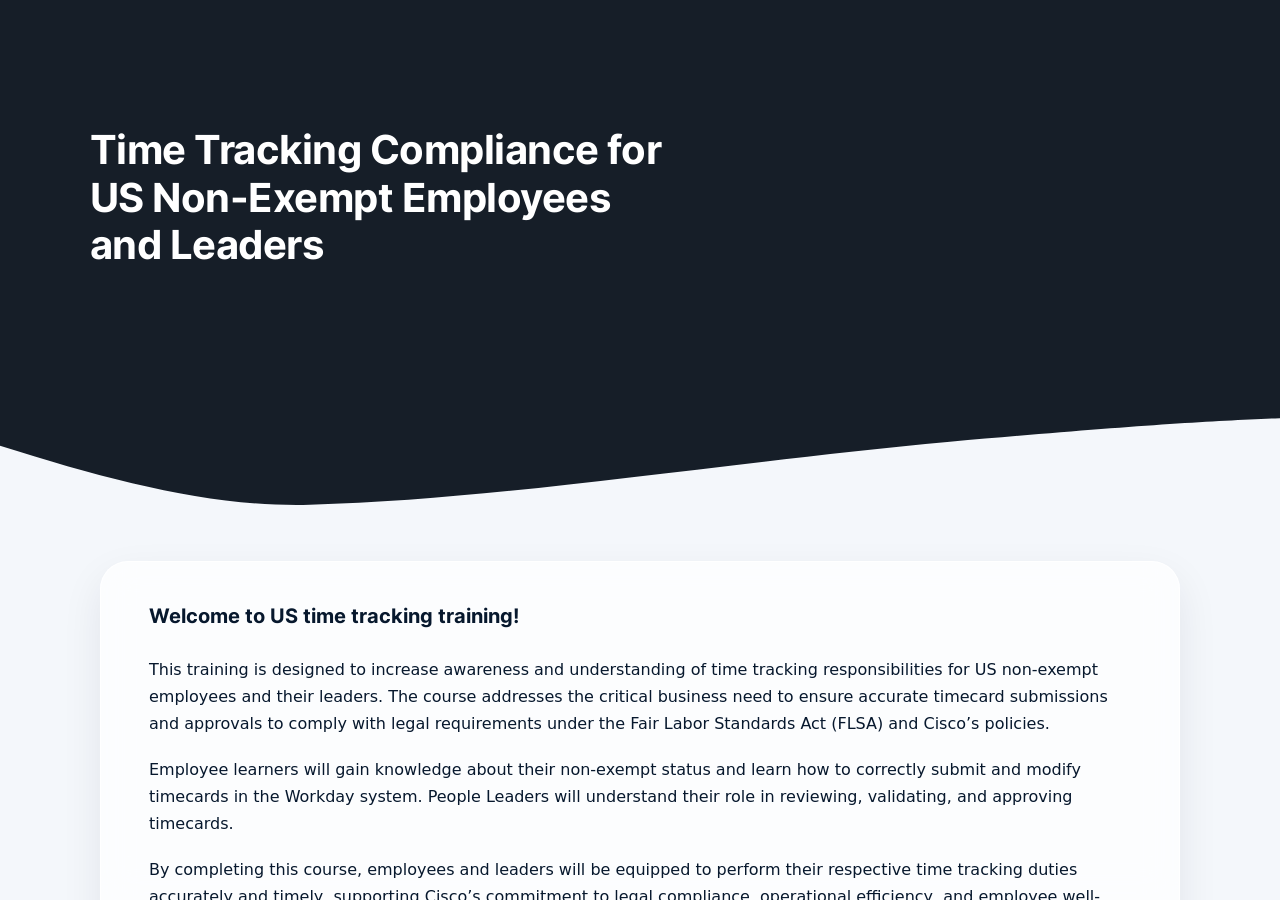
<file: index.html>
﻿<!doctype html>
<html lang="en">
<head>
  <meta charset="utf-8">
  <meta http-equiv="refresh" content="0; url=version-5/scormcontent/index.html">
  <title>Time Tracking Compliance for US Non-Exempt Employees and Leaders</title>
</head>
<body>
  <p><a href="version-5/scormcontent/index.html">Open the course</a></p>
</body>
</html>
</file>
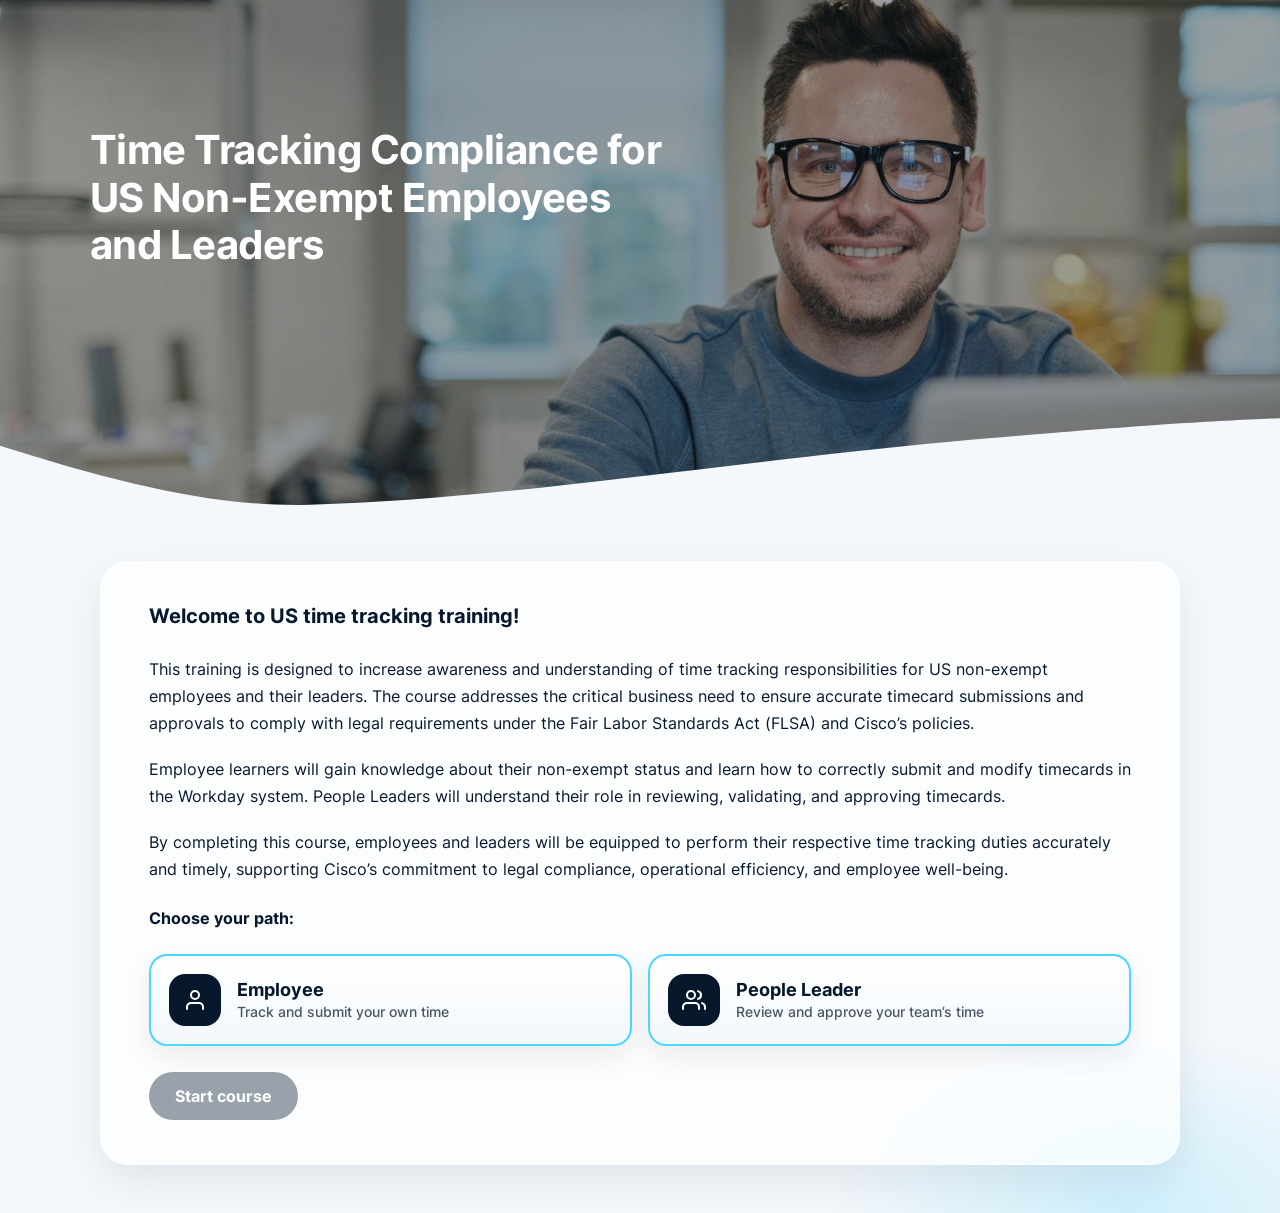
<file: version-5/scormcontent/index.html>
<!doctype html>
<html lang="en">
<head>
  <meta charset="utf-8">
  <meta name="viewport" content="width=device-width, initial-scale=1">
  <title>Time Tracking Compliance</title>
  <link rel="icon" href="data:,">
  <link rel="stylesheet" href="styles.css?v=32">
</head>
<body>
  <a class="skip" href="#stage">Skip to content</a>
  <div class="shell is-cover" id="shell">
    <aside class="sidebar" id="side" aria-label="Course navigation">
      <div class="side-head">
        <button type="button" class="course-name" data-go="-1" title="Back to introduction">Time Tracking Compliance for US Non-Exempt Employees and Leaders</button>
        <p class="progress-label" id="plabel">0% COMPLETE</p>
        <div class="progress-track"><span class="progress-bar" id="pbar"></span></div>
      </div>
      <nav class="lessons" id="lessons" aria-label="Lessons"></nav>
    </aside>
    <div class="main">
      <div class="topbar"><button type="button" class="menu-btn" id="menu" aria-label="Toggle course menu" aria-expanded="true" aria-controls="side"><svg class="i" aria-hidden="true"><use href="#i-hamburger"/></svg></button><span class="top-title">Time Tracking Compliance for US Non-Exempt Employees and Leaders</span></div>
      <main class="stage" id="stage" tabindex="-1"></main>
    </div>
  </div>
  <div class="lightbox" id="lightbox" hidden>
    <button type="button" class="lightbox-back" data-zoom-close tabindex="-1" aria-label="Close full size image"></button>
    <div class="lightbox-panel" role="dialog" aria-modal="true" aria-labelledby="lightbox-cap">
      <button type="button" class="lightbox-x" data-zoom-close aria-label="Close full size image"><svg class="i" aria-hidden="true"><use href="#i-x"/></svg></button>
      <img id="lightbox-img" alt="" data-zoom-close>
      <p class="lightbox-cap" id="lightbox-cap"></p>
    </div>
  </div>
  <script src="icons.js?v=3"></script>
  <script src="scorm.js?v=7"></script>
  <script src="media/videos.js?v=14"></script>
  <script src="lessons.js?v=30"></script>
  <script src="app.js?v=32"></script>
</body>
</html>
</file>
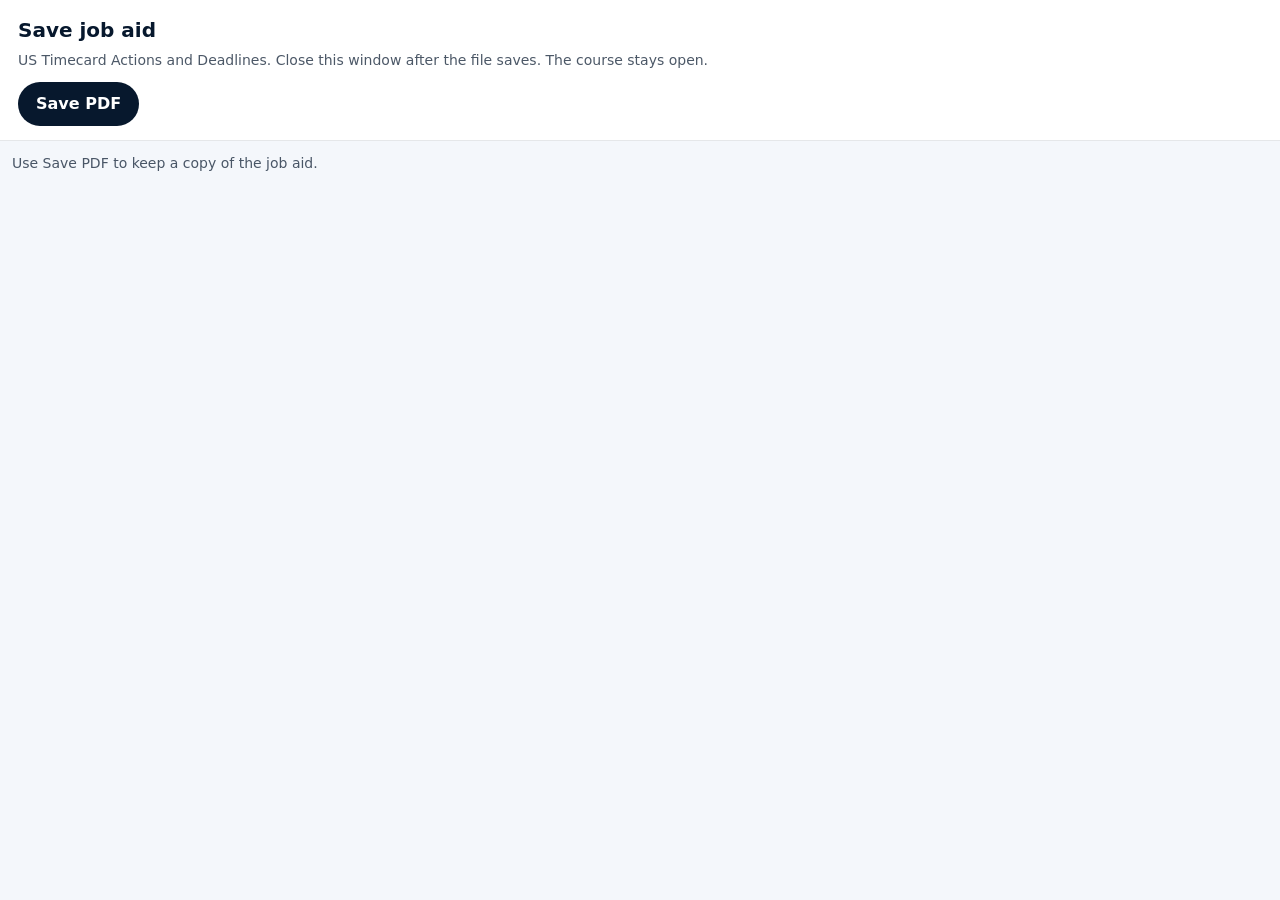
<file: interactive-scorm/scormcontent/job-aid.html>
<!doctype html>
<html lang="en">
<head>
  <meta charset="utf-8">
  <meta name="viewport" content="width=device-width, initial-scale=1">
  <title>Save job aid</title>
  <style>
    * { box-sizing: border-box; }
    html, body { margin: 0; height: 100%; }
    body {
      font-family: "Segoe UI", system-ui, sans-serif;
      color: #07182d;
      background: #f4f7fb;
      display: flex;
      flex-direction: column;
      min-height: 100%;
    }
    header {
      flex: none;
      padding: 16px 18px 14px;
      background: #fff;
      border-bottom: 1px solid rgba(7, 24, 45, .1);
    }
    h1 { margin: 0 0 6px; font-size: 20px; line-height: 28px; font-weight: 600; }
    p { margin: 0; font-size: 14px; line-height: 20px; color: rgba(7, 24, 45, .72); }
    .save {
      display: inline-flex;
      align-items: center;
      margin-top: 12px;
      padding: 10px 18px;
      min-height: 44px;
      border-radius: 999px;
      background: #07182d;
      color: #fff;
      font-weight: 600;
      font-size: 16px;
      line-height: 20px;
      text-decoration: none;
    }
    .save:hover { background: #00bcf5; color: #07182d; }
    .save:focus-visible { outline: 3px solid #06beef; outline-offset: 3px; }
    .view { flex: 1; min-height: 280px; padding: 12px; }
    object { width: 100%; height: 100%; border: 0; background: #fff; border-radius: 12px; }
  </style>
</head>
<body>
  <header>
    <h1>Save job aid</h1>
    <p>US Timecard Actions and Deadlines. Close this window after the file saves. The course stays open.</p>
    <a class="save" href="assets/US_Timecard_Actions_and_Deadlines_Cheat_sheet.pdf" download="US_Timecard_Actions_and_Deadlines_Cheat_sheet.pdf">Save PDF</a>
  </header>
  <div class="view">
    <object data="assets/US_Timecard_Actions_and_Deadlines_Cheat_sheet.pdf" type="application/pdf" aria-label="US Timecard Actions and Deadlines job aid">
      <p>Use Save PDF to keep a copy of the job aid.</p>
    </object>
  </div>
</body>
</html>
</file>
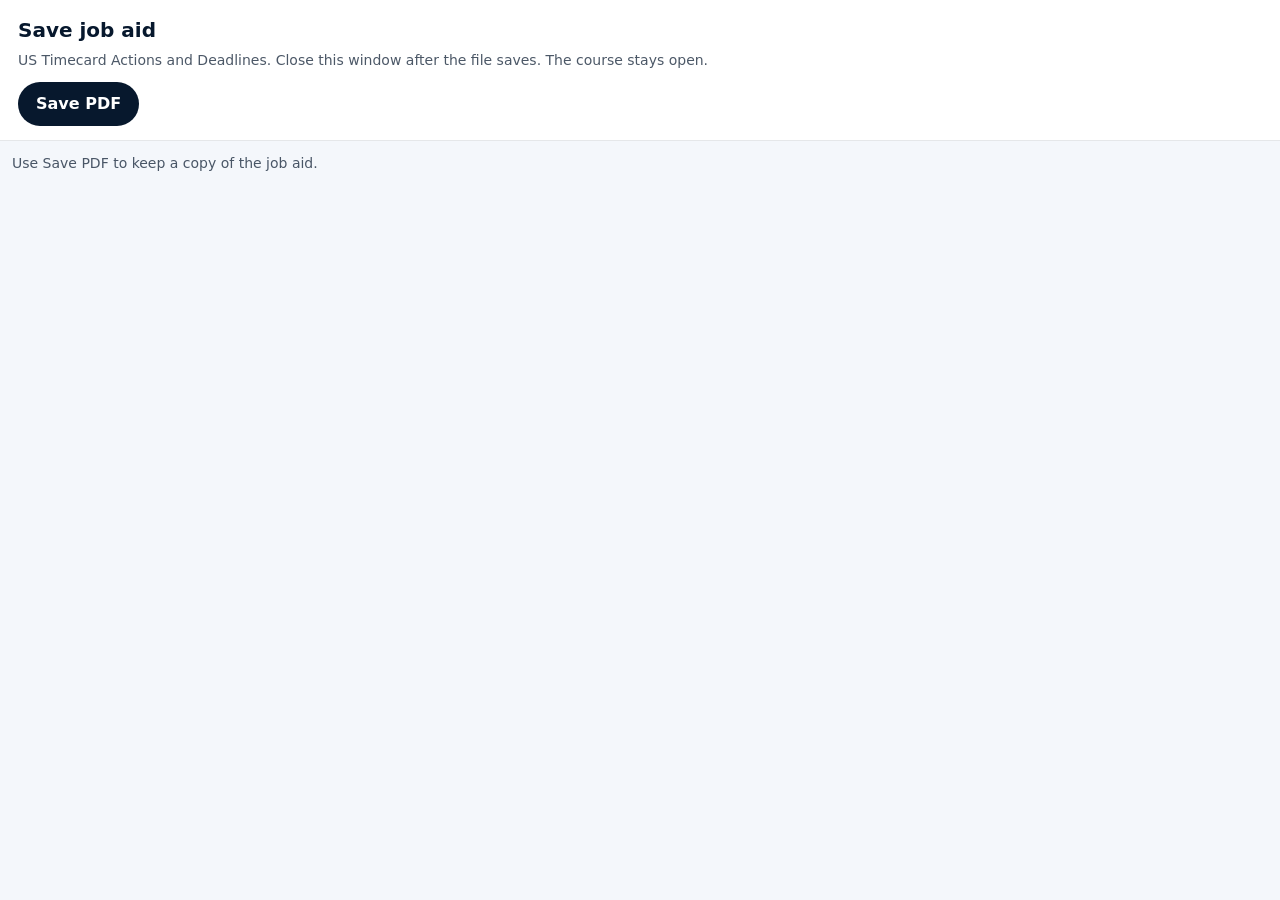
<file: version-5/scormcontent/job-aid.html>
<!doctype html>
<html lang="en">
<head>
  <meta charset="utf-8">
  <meta name="viewport" content="width=device-width, initial-scale=1">
  <title>Save job aid</title>
  <style>
    * { box-sizing: border-box; }
    html, body { margin: 0; height: 100%; }
    body {
      font-family: "Segoe UI", system-ui, sans-serif;
      color: #07182d;
      background: #f4f7fb;
      display: flex;
      flex-direction: column;
      min-height: 100%;
    }
    header {
      flex: none;
      padding: 16px 18px 14px;
      background: #fff;
      border-bottom: 1px solid rgba(7, 24, 45, .1);
    }
    h1 { margin: 0 0 6px; font-size: 20px; line-height: 28px; font-weight: 600; }
    p { margin: 0; font-size: 14px; line-height: 20px; color: rgba(7, 24, 45, .72); }
    .save {
      display: inline-flex;
      align-items: center;
      margin-top: 12px;
      padding: 10px 18px;
      min-height: 44px;
      border-radius: 999px;
      background: #07182d;
      color: #fff;
      font-weight: 600;
      font-size: 16px;
      line-height: 20px;
      text-decoration: none;
    }
    .save:hover { background: #02c8ff; color: #07182d; }
    .save:focus-visible { outline: 3px solid #02c8ff; outline-offset: 3px; }
    .view { flex: 1; min-height: 280px; padding: 12px; }
    object { width: 100%; height: 100%; border: 0; background: #fff; border-radius: 12px; }
  </style>
</head>
<body>
  <header>
    <h1>Save job aid</h1>
    <p>US Timecard Actions and Deadlines. Close this window after the file saves. The course stays open.</p>
    <a class="save" href="assets/US_Timecard_Actions_and_Deadlines.pdf" download="US_Timecard_Actions_and_Deadlines.pdf">Save PDF</a>
  </header>
  <div class="view">
    <object data="assets/US_Timecard_Actions_and_Deadlines.pdf" type="application/pdf" aria-label="US Timecard Actions and Deadlines job aid">
      <p>Use Save PDF to keep a copy of the job aid.</p>
    </object>
  </div>
</body>
</html>
</file>
<file: version-5/scormcontent/styles.css>
/* ==========================================================================
   Time Tracking Compliance
   Canvas: cool mist. Structure: Cisco dark blue #07182D.
   One accent for every path, the cover page and all lessons: Cisco Cyan #02C8FF
   (fills, borders, glows, tints, section letters, tabs, buttons).
   #00779E is a darker shade of the same hue, used only where cyan has to be
   readable as text on a light background (#02C8FF on white is only 2.0:1).
   Colours kept for a meaning: yellow (meal / warning), orange (overtime),
   pink (caution, double time), green (rest, viewed, done).
   ========================================================================== */
:root {
  --white: #ffffff;
  --canvas: #f4f7fb;
  --midnight: #07182d;
  --cisco-cyan: #02c8ff;
  --sky: #02c8ff;
  --sky-2: #02c8ff;
  --sky-rgb: 2, 200, 255;
  --sky2-rgb: 2, 200, 255;
  --sky-soft: #02c8ff;
  --cy-ink: #00779e;
  --cy-ink-2: #00779e;
  --deco-a-rgb: 2, 200, 255;
  --deco-b-rgb: 2, 200, 255;
  --green: #82cf5f;
  --yellow: #fbbd23;
  --orange: #ff7a3f;
  --pink: #ff3a65;
  --medium: var(--sky);
  --cisco: var(--sky-2);
  --ink: var(--midnight);
  --ink-soft: rgba(7, 24, 45, .72);
  --line: rgba(7, 24, 45, .1);
  --line-strong: rgba(7, 24, 45, .22);
  --cloud: rgba(255, 255, 255, .62);
  --cloud-2: rgba(7, 24, 45, .06);
  --focus: var(--sky);
  --glow: 0 0 0 5px rgba(var(--sky-rgb), .2), 0 12px 28px rgba(var(--sky-rgb), .28);
  --glass: rgba(255, 255, 255, .72);
  --glass-border: rgba(255, 255, 255, .85);
  --radius: 20px;
  --shadow: 0 16px 40px rgba(7, 24, 45, .08);
  --sidebar-w: clamp(260px, 22vw, 320px);
  --col: 1040px;
  --h1: 40px;
  --h1-lh: 48px;
  --h2: 32px;
  --h2-lh: 40px;
  --h3: 24px;
  --h3-lh: 32px;
  --h4: 20px;
  --h4-lh: 28px;
  --lead: 18px;
  --lead-lh: 28px;
  --body: 16px;
  --body-lh: 26px;
  --support: 14px;
  --support-lh: 20px;
  --ui: 16px;
  --ui-lh: 20px;
  --stripe: var(--sky);
}
@font-face { font-family: Inter; font-weight: 300; src: url("fonts/Inter-Light.woff") format("woff"); font-display: swap; }
@font-face { font-family: Inter; font-weight: 400; src: url("fonts/Inter-Regular.woff") format("woff"); font-display: swap; }
@font-face { font-family: Inter; font-weight: 500; src: url("fonts/Inter-Medium.woff") format("woff"); font-display: swap; }
@font-face { font-family: Inter; font-weight: 600; src: url("fonts/Inter-Bold.woff") format("woff"); font-display: swap; }
@font-face { font-family: Inter; font-weight: 700; src: url("fonts/Inter-Bold.woff") format("woff"); font-display: swap; }

* { box-sizing: border-box; }
html { scroll-behavior: smooth; }
body {
  margin: 0;
  font-family: Inter, "Segoe UI", system-ui, sans-serif;
  font-size: var(--body);
  font-weight: 400;
  line-height: var(--body-lh);
  color: var(--midnight);
  background:
    radial-gradient(880px 460px at 100% -10%, rgba(var(--sky-rgb), .2), transparent 56%),
    radial-gradient(640px 420px at 0% 18%, rgba(var(--deco-a-rgb), .09), transparent 52%),
    radial-gradient(620px 380px at 88% 100%, rgba(var(--deco-b-rgb), .16), transparent 48%),
    var(--canvas);
  -webkit-font-smoothing: antialiased;
}
h1, h2, h3, h4 { margin: 0; color: var(--midnight); font-weight: 600; letter-spacing: -.015em; }
h1 { font-size: var(--h1); line-height: var(--h1-lh); }
h2 { font-size: var(--h2); line-height: var(--h2-lh); }
h3 { font-size: var(--h3); line-height: var(--h3-lh); }
h4 { font-size: var(--h4); line-height: var(--h4-lh); }
p { margin: 0 0 1em; }
a, a:hover, a:focus { text-decoration: none; }
button { font: inherit; color: inherit; cursor: pointer; }
:focus-visible { outline: 3px solid var(--sky); outline-offset: 3px; border-radius: 8px; }
.skip { position: absolute; left: -999px; top: 8px; background: var(--white); color: var(--midnight); padding: 10px 16px; z-index: 99; border-radius: 8px; font-weight: 600; }
.skip:focus { left: 8px; }
.i { width: 1em; height: 1em; stroke: currentColor; fill: none; stroke-width: 2; stroke-linecap: round; stroke-linejoin: round; vertical-align: -.12em; flex: none; }
.sr { position: absolute; width: 1px; height: 1px; overflow: hidden; clip: rect(0 0 0 0); }
.em { color: var(--midnight); font-weight: 600; background: linear-gradient(transparent 62%, rgba(var(--deco-b-rgb), .95) 62%); padding: 0 .06em; }

/* ---------- shell + sidebar ---------- */
.shell { display: flex; align-items: flex-start; min-height: 100vh; background: transparent; }
.main { flex: 1; min-width: 0; display: flex; flex-direction: column; background: transparent; }
.stage { flex: 1; min-width: 0; background: transparent; }
@keyframes lesson-in { from { opacity: 0; transform: translateY(12px); } to { opacity: 1; transform: none; } }
.stage.is-entering { animation: lesson-in .4s ease; }
.sidebar {
  width: var(--sidebar-w); flex: none; position: sticky; top: 0; align-self: flex-start; height: 100vh; overflow: hidden;
  background: rgba(255, 255, 255, .86); backdrop-filter: blur(18px); -webkit-backdrop-filter: blur(18px);
  z-index: 30; display: flex; flex-direction: column; border-right: 1px solid var(--line); transition: margin-left .2s ease;
}
.side-head { background: #07182d; color: var(--white); padding: 16px 20px 20px; flex: none; border-bottom: 1px solid rgba(255, 255, 255, .08); }
.endbar-exit:focus-visible { outline: 3px solid var(--sky-2); outline-offset: 2px; }
.course-name { display: block; width: 100%; text-align: left; background: transparent; border: 0; padding: 4px 2px; margin: 4px 0 16px; border-radius: 8px; font-size: var(--h4); font-weight: 600; line-height: var(--h4-lh); color: var(--white); cursor: pointer; }
.course-name:hover { background: rgba(var(--sky2-rgb), .16); }
.progress-label { font-size: var(--support); font-weight: 600; letter-spacing: .04em; line-height: var(--support-lh); color: var(--white); margin: 0 0 8px; }
.progress-track { height: 8px; border-radius: 99px; background: rgba(255, 255, 255, .18); overflow: hidden; }
.progress-bar { display: block; height: 100%; width: 0; background: linear-gradient(90deg, var(--sky), var(--green)); border-radius: 99px; transition: width .4s ease; }
.lessons { flex: 1; min-height: 0; overflow-y: auto; background: transparent; display: flex; flex-direction: column; }
.lesson-link { position: relative; display: flex; align-items: center; gap: 8px; width: 100%; flex: 1 1 0px; min-height: 48px; text-align: left; background: transparent; border: 0; border-bottom: 1px solid var(--line); border-left: 4px solid transparent; padding: 10px 36px 10px 12px; font-size: 14px; font-weight: 500; line-height: 1.3; color: var(--midnight); }
.lessons.is-compact .lesson-link { flex: 0 0 auto; }
.lesson-link:hover { background: rgba(var(--sky-rgb), .08); }
.lesson-link .lines { display: inline-flex; flex: none; font-size: 15px; line-height: 1; color: rgba(7, 24, 45, .4); }
.lesson-link .lt { flex: 1; min-width: 0; }
.lesson-link .tick { position: absolute; right: 10px; top: 50%; transform: translateY(-50%); width: 20px; height: 20px; border-radius: 50%; border: 2px solid var(--line-strong); background: var(--white); display: flex; align-items: center; justify-content: center; font-size: 12px; color: var(--midnight); }
.lesson-link.is-part .tick { border-color: var(--sky); background: conic-gradient(var(--sky) 0 var(--part, 25%), var(--white) 0 100%); }
.lesson-link.is-done .tick { background: var(--green); border-color: var(--green); color: var(--midnight); }
.lesson-link.is-current { border-left-color: var(--sky); color: var(--midnight); font-weight: 600; background: rgba(var(--sky-rgb), .1); }
.lesson-link:focus-visible { outline: 3px solid var(--sky); outline-offset: -3px; }
.topbar {
  position: sticky; top: 0; z-index: 25; min-height: 56px; background: #07182d; color: var(--white);
  display: flex; align-items: center; gap: 12px; padding: 8px 16px; flex: none;
  box-shadow: 0 8px 24px rgba(7, 24, 45, .18);
}
.topbar::after { content: ""; position: absolute; left: 0; right: 0; bottom: 0; height: 3px; background: var(--stripe); }
.top-title { font-size: var(--ui); font-weight: 600; line-height: var(--ui-lh); color: var(--white); }
.menu-btn { width: 40px; height: 40px; border: 0; border-radius: 10px; background: transparent; color: var(--white); font-size: 22px; display: inline-flex; align-items: center; justify-content: center; flex: none; }
.menu-btn:hover { background: rgba(var(--sky-rgb), .22); color: var(--white); }
.shell.nav-off .sidebar { margin-left: calc(-1 * var(--sidebar-w)); }
.shell.is-cover .sidebar, .shell.is-cover .topbar { display: none; }
@media (min-width: 1001px) {
  .shell:not(.nav-off) .top-title { position: absolute; width: 1px; height: 1px; overflow: hidden; clip: rect(0 0 0 0); }
}

/* ---------- cover ---------- */
.cover2 { background: transparent; min-height: 100vh; color: var(--midnight); display: flex; flex-direction: column; }
.c-hero { position: relative; width: 100%; flex: none; aspect-ratio: 1024 / 420; max-height: 640px; background: #1c2430; overflow: hidden; }
.c-hero img { position: absolute; inset: 0; width: 100%; height: 100%; object-fit: cover; object-position: 84% 20%; }
.c-hero::before { content: ""; position: absolute; inset: 0; background: rgba(16, 22, 30, .42); z-index: 1; }
.c-hero h1 {
  position: absolute; z-index: 3; left: 7%; top: 24%; width: 62%; margin: 0; color: #fff;
  font-family: Inter, "Segoe UI", system-ui, sans-serif; font-size: clamp(28px, 3.15vw, 48px);
  font-weight: 700; line-height: 1.18; letter-spacing: -.012em; text-align: left;
}
.c-wave { position: absolute; left: 0; right: 0; bottom: -1px; width: 100%; height: 23%; z-index: 2; display: block; pointer-events: none; }
.c-copy {
  position: relative; z-index: 3; width: min(1080px, 94%); margin: 36px auto 48px; padding: 40px 48px 44px;
  background: var(--glass); backdrop-filter: blur(18px) saturate(1.3); -webkit-backdrop-filter: blur(18px) saturate(1.3);
  border: 1px solid var(--glass-border); border-radius: 28px; box-shadow: var(--shadow);
}
.c-copy p { margin: 0 0 1.15em; color: var(--midnight); font-weight: 400; line-height: 1.7; }
.c-copy .wel { color: var(--midnight); font-weight: 600; font-size: var(--h4); line-height: 1.45; margin-bottom: 1.25em; }
.c-copy .gap { margin-top: .15em; }
.c-copy .dur { margin-top: 1.4em; margin-bottom: 1.35em; font-weight: 600; color: var(--midnight); }
.note { margin: 1.5em 0 .4em; padding: 22px 24px 10px; border-radius: 16px; background: rgba(255, 255, 255, .72); border: 1px solid rgba(var(--sky-rgb), .28); border-left: 4px solid var(--sky-2); }
.c-copy .note-h { margin: 0 0 14px; font-weight: 700; font-size: var(--h4); line-height: var(--h4-lh); color: var(--midnight); }
.note ul { margin: 0; padding: 0 0 0 1.2em; }
.note li { margin: 0 0 14px; line-height: 1.65; }
.note li strong { font-weight: 600; }
.c-start, .btn {
  display: inline-flex; align-items: center; justify-content: center; gap: 8px;
  margin-top: 0; border: 0; border-radius: 999px; background: #07182d; color: var(--white);
  font-size: var(--ui); font-weight: 600; line-height: var(--ui-lh); letter-spacing: 0; text-transform: none;
  padding: 14px 26px; min-height: 48px; text-decoration: none;
  box-shadow: var(--glow);
  transition: background .15s ease, color .15s ease, transform .15s ease, box-shadow .15s ease;
}
.c-start { margin-top: 8px; }
.c-start:hover, .btn:hover { background: var(--sky-2); color: #07182d; box-shadow: 0 0 0 6px rgba(var(--sky2-rgb), .28), 0 14px 28px rgba(var(--sky-rgb), .28); }
.c-start:active, .btn:active { background: #07182d; color: var(--white); transform: translateY(2px); box-shadow: inset 0 3px 8px rgba(0, 0, 0, .35); }
.c-start:focus-visible, .btn:focus-visible { outline: 3px solid var(--sky-2); outline-offset: 3px; }
.btn.dark { background: #07182d; }
.btn.dark:hover { background: var(--sky-2); color: #07182d; }
.btn.ghost { background: var(--white); color: #07182d; border: 2px solid var(--sky); box-shadow: var(--glow); }
.btn.ghost:hover { background: var(--sky-2); border-color: var(--sky-2); color: #07182d; }
.btn.ghost.on-dark { background: transparent; color: var(--white); border-color: rgba(255, 255, 255, .7); box-shadow: 0 0 0 5px rgba(var(--sky-rgb), .25); }
.btn.ghost.on-dark:hover { background: var(--sky-2); border-color: var(--sky-2); color: #07182d; }
.btn[disabled], .btn:disabled { opacity: .45; cursor: not-allowed; box-shadow: none; }

/* ---------- lesson hero ---------- */
.lhero { position: relative; color: var(--white); background: #07182d; overflow: hidden; isolation: isolate; padding: 56px 24px 48px; }
.lhero .bg { position: absolute; inset: 0; width: 100%; height: 100%; object-fit: cover; opacity: .28; z-index: -2; }
.lhero::before {
  content: ""; position: absolute; inset: 0; z-index: -1;
  background:
    radial-gradient(480px 240px at 100% 110%, rgba(var(--deco-a-rgb), .35), transparent 60%),
    radial-gradient(420px 220px at 0% 100%, rgba(var(--sky-rgb), .32), transparent 62%),
    rgba(7, 24, 45, .86);
}
.lhero::after { content: ""; position: absolute; left: 0; right: 0; bottom: 0; height: 4px; background: var(--stripe); z-index: 2; }
.lhero .ghost { position: absolute; right: 24px; bottom: -8px; font-size: clamp(96px, 16vw, 180px); font-weight: 300; line-height: 1; color: rgba(var(--sky-rgb), .16); z-index: 0; letter-spacing: -.04em; user-select: none; }
.lhero-in { position: relative; max-width: var(--col); margin: 0 auto; }
.kicker { display: inline-flex; align-items: center; gap: 10px; font-size: var(--support); font-weight: 600; letter-spacing: .08em; text-transform: uppercase; line-height: var(--support-lh); color: var(--white); }
.kicker::before { content: ""; width: 28px; height: 3px; border-radius: 99px; background: var(--stripe); flex: none; }
.lhero h1 { color: var(--white); font-size: var(--h1); font-weight: 600; line-height: var(--h1-lh); letter-spacing: -.015em; margin: 14px 0 20px; max-width: 100%; text-wrap: wrap; }
.lhero .meta { display: flex; flex-wrap: wrap; gap: 8px; margin-bottom: 22px; }
.pill { display: inline-flex; align-items: center; gap: 8px; padding: 6px 12px; border-radius: 999px; font-size: var(--support); font-weight: 600; line-height: var(--support-lh); background: rgba(255, 255, 255, .12); color: var(--white); border: 1px solid rgba(255, 255, 255, .16); backdrop-filter: blur(8px); }
.pill.emp { background: var(--sky); color: #07182d; border-color: transparent; }
.pill.lead { background: var(--yellow); color: #07182d; border-color: transparent; }
.goals { list-style: none; margin: 0; padding: 16px 18px; display: grid; gap: 10px; max-width: 62ch; background: rgba(255, 255, 255, .08); border: 1px solid rgba(255, 255, 255, .16); border-radius: 18px; backdrop-filter: blur(12px); -webkit-backdrop-filter: blur(12px); }
.goals li { display: flex; gap: 10px; font-size: var(--body); line-height: var(--body-lh); color: var(--white); }
.goals .i { color: var(--green); margin-top: 4px; font-size: 18px; }
.goals-h { font-size: var(--support); font-weight: 600; letter-spacing: .08em; text-transform: uppercase; line-height: var(--support-lh); color: rgba(255, 255, 255, .86); margin-bottom: 10px; }
.lhero :focus-visible, .quiz :focus-visible, .explorer :focus-visible, .vid :focus-visible, .walk .poster:focus-visible, .nextbar:focus-visible, .tool-head :focus-visible, .pillar[aria-selected="true"]:focus-visible { outline-color: var(--sky-2); }

/* ---------- lesson body: each topic is its own glass panel ---------- */
.lbody { max-width: var(--col); margin: 0 auto; padding: 32px 28px 80px; display: flex; flex-direction: column; gap: 28px; }
.sec {
  --accent: var(--sky);
  position: relative; overflow: hidden; scroll-margin-top: 136px;
  margin: 0; padding: 32px 32px 28px;
  background: var(--glass); backdrop-filter: blur(18px) saturate(1.35); -webkit-backdrop-filter: blur(18px) saturate(1.35);
  border: 1px solid var(--glass-border); border-radius: 28px; box-shadow: var(--shadow);
}
.lbody .sec:nth-of-type(5n+1) { --accent: var(--sky); }
.lbody .sec:nth-of-type(5n+2) { --accent: #ff3a65; }
.lbody .sec:nth-of-type(5n+3) { --accent: #fbbd23; }
.lbody .sec:nth-of-type(5n+4) { --accent: #82cf5f; }
.lbody .sec:nth-of-type(5n+5) { --accent: #ff7a3f; }
.sec::before { content: ""; position: absolute; left: 0; right: 0; top: 0; height: 5px; background: var(--accent); }
.sec-label { display: flex; align-items: center; gap: 10px; font-size: var(--support); font-weight: 600; letter-spacing: .08em; text-transform: uppercase; line-height: var(--support-lh); color: var(--midnight); margin: 8px 0 12px; }
.sec-label .n { width: 28px; height: 28px; border-radius: 8px; display: inline-flex; align-items: center; justify-content: center; background: var(--accent); color: #07182d; letter-spacing: 0; font-size: var(--support); font-weight: 600; }
.sec h2 { font-size: var(--h2); line-height: var(--h2-lh); font-weight: 600; margin-bottom: 18px; text-wrap: balance; }
.sec h3 { font-size: var(--h3); line-height: var(--h3-lh); font-weight: 600; margin: 44px 0 14px; padding-top: 28px; border-top: 1px solid rgba(7, 24, 45, .1); }
.card h3, .pillar h3, .pillar-detail h3, .pipe-detail h3, .explorer h3, .quiz h3, .vid h3 { margin-top: 0; padding-top: 0; border-top: 0; }
.sec p, .sec li { max-width: none; }
/* Lesson copy stays left-aligned on both the employee and leader paths. */
.lbody p,
.lbody .q-prompt,
.lbody .opt > span:last-child,
.lbody .verdict > span,
.lbody .how > span:last-child,
.lbody .ev-detail > span:last-child,
.lbody .pillar-detail p {
  text-align: left;
  hyphens: none;
  -webkit-hyphens: none;
}
.sec .wide, .alert-facts p, .link-list, .link-list li, .readout, .bar-key { max-width: none; }
.rv { opacity: 0; transform: translateY(12px); transition: opacity .35s ease, transform .35s ease; }
.rv.in { opacity: 1; transform: none; }

.jump {
  position: sticky; top: 64px; z-index: 20; display: flex; gap: 8px; flex-wrap: wrap;
  padding: 10px; margin: 0; border-radius: 18px;
  background: rgba(255, 255, 255, .78); backdrop-filter: blur(16px); -webkit-backdrop-filter: blur(16px);
  border: 1px solid var(--glass-border); box-shadow: var(--shadow);
}
.jump a { text-decoration: none; padding: 8px 14px; border-radius: 999px; font-size: var(--support); font-weight: 600; line-height: var(--support-lh); color: var(--midnight); background: rgba(var(--sky-rgb), .1); border: 1px solid transparent; box-shadow: 0 0 0 3px rgba(var(--sky-rgb), .08); }
.jump a { transition: background-color .25s ease, border-color .25s ease, box-shadow .25s ease; }
.jump a:hover { background: var(--sky-2); border-color: var(--sky-2); color: #07182d; }
/* The tab for the section being read takes that section's accent colour. */
.jump a.on { --tab: var(--sky-2); background: var(--tab); border-color: var(--tab); color: #07182d; box-shadow: 0 0 0 3px color-mix(in srgb, var(--tab) 28%, transparent); }
@media (prefers-reduced-motion: reduce) { .jump a { transition: none; } }

/* ---------- building blocks ---------- */
.grid { display: grid; gap: 18px; margin: 22px 0; }
.g2 { grid-template-columns: repeat(2, minmax(0, 1fr)); }
.g3 { grid-template-columns: repeat(3, minmax(0, 1fr)); }
.g4 { grid-template-columns: repeat(4, minmax(0, 1fr)); }
.g5 { grid-template-columns: repeat(5, minmax(0, 1fr)); }
.card {
  background: rgba(255, 255, 255, .8); border: 1px solid var(--glass-border); border-radius: var(--radius);
  padding: 24px; box-shadow: var(--shadow); backdrop-filter: blur(12px);
}
.card h3 { margin-top: 0; font-size: var(--h4); line-height: var(--h4-lh); }
.card p:last-child, .card ul:last-child { margin-bottom: 0; }
.card.dark, .card.brand { background: #07182d; border-color: transparent; color: var(--white); }
.card.dark h3, .card.dark h4, .card.brand h3, .card.dark .u, .card.brand .u { color: var(--white); }
.card.tint { background: rgba(var(--sky-rgb), .08); box-shadow: none; }
.ico { width: 48px; height: 48px; border-radius: 14px; display: inline-flex; align-items: center; justify-content: center; font-size: 22px; background: var(--sky); color: #07182d; margin-bottom: 14px; flex: none; }
.ico.sky { background: var(--pink); color: var(--white); }
.ico.dark { background: #07182d; color: var(--white); }
.ico.warn { background: var(--yellow); color: #07182d; }
.ico.good { background: var(--green); color: #07182d; }
.ico.bad { background: var(--orange); color: #07182d; }
.ico.lg { width: 64px; height: 64px; font-size: 30px; border-radius: 18px; }
.role-tag { display: inline-block; padding: 4px 10px; border-radius: 999px; font-size: 12px; font-weight: 600; letter-spacing: .06em; text-transform: uppercase; line-height: 16px; border: 0; }
.role-tag.emp { background: var(--sky); color: #07182d; }
.role-tag.lead { background: var(--yellow); color: #07182d; }
.role-tag.warn { background: var(--pink); color: var(--white); }
.role-tag.bad { background: var(--orange); color: #07182d; }
.role-tag.good { background: var(--green); color: #07182d; }
.stat { text-align: center; padding: 28px 16px; }
.stat .n { font-size: clamp(40px, 6vw, 64px); font-weight: 600; line-height: 1; letter-spacing: -.03em; color: var(--midnight); }
.stat .u { font-size: var(--support); font-weight: 600; letter-spacing: .08em; text-transform: uppercase; line-height: var(--support-lh); color: var(--ink-soft); margin-top: 8px; }
.stat p { margin: 10px auto 0; font-size: var(--support); line-height: var(--support-lh); }

.callout { display: flex; gap: 14px; padding: 18px 18px; border-radius: 16px; margin: 28px 0; border: 1px solid var(--glass-border); border-left-width: 5px; background: rgba(255, 255, 255, .76); color: var(--midnight); font-size: var(--body); line-height: var(--body-lh); backdrop-filter: blur(10px); }
.callout > .i { font-size: 22px; margin-top: 2px; }
.callout > div { flex: 1; min-width: 0; }
.callout p { margin: 0 0 .5em; }
.callout p:last-child { margin: 0; }
.callout.info { border-left-color: var(--sky); }
.callout.info > .i { color: var(--cy-ink); }
.callout.info.tint { background: rgba(var(--sky-rgb), .14); }
.callout.warn { border-left-color: var(--yellow); background: rgba(251, 189, 35, .14); }
.callout.warn > .i { color: #c48a00; }
.callout.orange { border-left-color: var(--orange); background: rgba(255, 122, 63, .14); }
.callout.orange > .i { color: #d4511a; }
.callout.bad { border-left-color: var(--pink); background: rgba(255, 58, 101, .08); }
.callout.bad > .i { color: var(--pink); }
.callout.good { border-left-color: var(--green); background: rgba(130, 207, 95, .16); }
.callout strong { font-weight: 600; }

.text-link { display: inline-flex; align-items: center; gap: 6px; color: #07182d; font-weight: 600; background: rgba(var(--sky-rgb), .14); border-radius: 999px; padding: 2px 10px; box-shadow: 0 0 0 3px rgba(var(--sky-rgb), .08); }
.text-link:hover { background: var(--sky-2); color: #07182d; box-shadow: 0 0 0 4px rgba(var(--sky2-rgb), .28); }
.link-list { list-style: none; padding: 0; margin: 28px 0 0; display: grid; gap: 12px; width: 100%; }
.link-list > li { width: 100%; min-width: 0; }
.link-list a {
  display: flex; gap: 14px; align-items: center; text-decoration: none; width: 100%;
  padding: 16px 18px; border-radius: 20px; background: rgba(255, 255, 255, .86);
  border: 1px solid var(--glass-border); color: var(--midnight); font-weight: 600; font-size: var(--ui); line-height: var(--ui-lh);
  height: 76px; min-height: 76px; max-height: 76px; box-shadow: var(--shadow); overflow: hidden;
  transition: background .15s ease, border-color .15s ease, box-shadow .15s ease, transform .15s ease;
}
.link-list a:hover { background: var(--white); border-color: var(--sky-2); color: #07182d; transform: translateY(-1px); box-shadow: 0 0 0 5px rgba(var(--sky2-rgb), .28), 0 12px 24px rgba(var(--sky-rgb), .16); }
.link-list a .i { width: 42px; height: 42px; padding: 10px; border-radius: 12px; background: rgba(var(--sky2-rgb), .16); color: var(--cy-ink); margin-top: 0; font-size: 22px; }
.link-list a span { display: flex; flex-direction: column; justify-content: center; gap: 2px; min-width: 0; text-decoration: none; }
.link-list a span b { font-weight: 600; white-space: nowrap; overflow: hidden; text-overflow: ellipsis; }
.link-list a span small { display: block; font-weight: 400; text-decoration: none; color: var(--ink-soft); font-size: var(--support); line-height: 18px; margin-top: 0; white-space: nowrap; overflow: hidden; text-overflow: ellipsis; }

.res-grid { display: grid; grid-template-columns: minmax(0, 1fr); gap: 18px; margin: 8px 0 0; align-items: start; }
.res-grid .card { position: relative; overflow: hidden; padding: 28px 0 8px; }
.res-grid .card::before { content: ""; position: absolute; left: 0; right: 0; top: 0; height: 5px; background: var(--accent, var(--sky)); }
.res-grid .card:nth-child(1) { --accent: #82cf5f; }
.res-grid .card:nth-child(2) { --accent: var(--sky); }
.res-grid .card:nth-child(3) { --accent: #ff3a65; }
.res-grid .card:nth-child(4) { --accent: #fbbd23; }
.res-grid .card h3 { display: flex; gap: 10px; align-items: center; padding: 0 18px; }
.res-grid .link-list a small { text-decoration: none; }

.flow { display: flex; align-items: stretch; gap: 0; margin: 24px 0; flex-wrap: wrap; }
.flow .nd { flex: 1 1 160px; text-align: center; padding: 20px 12px; position: relative; }
.flow .nd .ico { margin: 0 auto 12px; }
.flow .nd > b { display: block; font-size: var(--ui); line-height: var(--ui-lh); font-weight: 600; color: var(--midnight); }
.flow .nd > span:not(.ico) { display: block; font-size: var(--support); line-height: var(--support-lh); color: var(--ink-soft); }
.flow .ar { align-self: center; color: var(--sky); font-size: 22px; flex: none; }
.steps { display: grid; grid-template-columns: repeat(auto-fit, minmax(210px, 1fr)); gap: 16px; margin: 24px 0; counter-reset: s; }
.steps > div { position: relative; padding: 28px 20px 20px; border-radius: 16px; background: rgba(255, 255, 255, .7); border: 1px solid var(--line); counter-increment: s; }
.steps > div::before { content: counter(s); position: absolute; top: -12px; left: 16px; width: 28px; height: 28px; border-radius: 8px; background: var(--sky); color: #07182d; font-weight: 600; font-size: var(--support); display: flex; align-items: center; justify-content: center; }
.steps > div > b { display: block; font-size: var(--ui); line-height: var(--ui-lh); margin-bottom: 6px; }
.steps p { margin: 0; font-size: var(--body); line-height: var(--body-lh); color: var(--ink-soft); }
.compare { display: grid; grid-template-columns: 1fr 1fr; gap: 16px; margin: 24px 0; }
.compare > div { border-radius: 16px; padding: 24px; border: 1px solid var(--line); background: rgba(255, 255, 255, .75); }
.compare .hd { display: flex; align-items: center; gap: 12px; margin-bottom: 12px; font-weight: 600; font-size: var(--h4); line-height: var(--h4-lh); }
.compare ul { padding-left: 20px; margin: 0; }
.compare li { margin-bottom: 6px; }

.vid { margin: 28px 0; border-radius: 20px; overflow: hidden; background: #07182d; border: 0; box-shadow: var(--shadow); }
.vid video { display: block; width: 100%; aspect-ratio: 16/9; background: #000; }
.vid video::cue { background: rgba(0, 0, 0, .82); color: #fff; }
.cc-btn { display: inline-flex; align-items: center; gap: 8px; margin-right: 6px; border: 1px solid rgba(255, 255, 255, .28); border-radius: 999px; padding: 6px 12px; font: inherit; font-size: var(--support); font-weight: 600; line-height: var(--support-lh); background: transparent; color: var(--white); }
.cc-btn .cc-mark { font-size: 11px; font-weight: 700; letter-spacing: .04em; line-height: 16px; padding: 0 4px; border: 1.5px solid currentColor; border-radius: 4px; }
.cc-btn.is-on { background: var(--sky-2); border-color: var(--sky-2); color: #07182d; }
.cc-btn:focus-visible { outline: 3px solid var(--sky-2); outline-offset: 2px; }
.vid .bar { display: flex; flex-wrap: wrap; gap: 8px; align-items: center; padding: 14px 16px; background: #07182d; }
.vid .bar .lbl { font-size: var(--support); font-weight: 600; letter-spacing: .04em; text-transform: uppercase; line-height: var(--support-lh); color: var(--white); margin-right: 4px; }
.vid .chap { border: 1px solid rgba(255, 255, 255, .28); border-radius: 999px; padding: 6px 12px; font-size: var(--support); font-weight: 600; line-height: var(--support-lh); background: rgba(var(--sky-rgb), .16); color: var(--white); box-shadow: 0 0 0 3px rgba(var(--sky-rgb), .12); }
.vid .chap:hover { background: var(--sky-2); border-color: var(--sky-2); color: #07182d; }
.vid .chap.on { background: #07182d; border-color: var(--sky); color: var(--white); box-shadow: inset 0 3px 8px rgba(0, 0, 0, .45); transform: translateY(1px); }
.transcript { margin: 14px 0 8px; border-radius: 20px; background: rgba(255, 255, 255, .86); border: 1px solid var(--glass-border); box-shadow: var(--shadow); overflow: hidden; width: 100%; }
.transcript:not([open]) { height: 76px; }
.transcript:not([open]) summary { height: 100%; }
.transcript summary { list-style: none; cursor: pointer; display: flex; align-items: center; gap: 14px; padding: 16px 18px; box-sizing: border-box; color: var(--midnight); }
.transcript summary::-webkit-details-marker { display: none; }
.transcript summary .i { width: 42px; height: 42px; padding: 10px; border-radius: 12px; background: rgba(var(--sky2-rgb), .16); color: var(--cy-ink); }
.transcript summary span { display: flex; flex-direction: column; gap: 2px; }
.transcript summary b { font-size: var(--ui); font-weight: 600; line-height: var(--ui-lh); }
.transcript summary small { font-size: var(--support); font-weight: 500; line-height: var(--support-lh); color: var(--ink-soft); }
.transcript summary::after { content: ""; margin-left: auto; width: 10px; height: 10px; border-right: 2px solid var(--cy-ink); border-bottom: 2px solid var(--cy-ink); transform: rotate(45deg); transition: transform .2s ease; }
.transcript[open] summary::after { transform: rotate(225deg); margin-top: 6px; }
.transcript[open] summary { border-bottom: 1px solid var(--line); }
.tr-body { padding: 8px 22px 18px; }
.tr-body p { margin: 0; padding: 12px 0; max-width: none; color: var(--midnight); border-top: 1px solid rgba(7, 24, 45, .06); }
.tr-body p:first-child { border-top: 0; }
.vid-title { display: flex; align-items: center; flex-wrap: wrap; gap: 10px; margin: 0 0 12px; font-weight: 600; color: var(--midnight); font-size: var(--ui); letter-spacing: 0; text-transform: none; line-height: var(--ui-lh); }
.vid-title .i { color: var(--cy-ink); font-size: 18px; }
.vid-title .hint { margin-left: auto; font-size: var(--support); font-weight: 500; letter-spacing: 0; text-transform: none; color: var(--ink-soft); }
p.after-media { margin-top: 0; max-width: none; }
.band {
  margin: 28px 0;
  padding: 16px;
  border-radius: 22px;
  background: rgba(7, 24, 45, .045);
}
.band > :first-child { margin-top: 0; }
.band > :last-child { margin-bottom: 0; }
.how + .band { margin-top: 12px; }
.band .vid { margin: 0; }
.band .transcript { margin: 12px 0 0; box-shadow: none; }
.band .tool,
.band .quiz,
.band .explorer { margin: 0; }
.walk { margin: 22px 0; border-radius: 20px; overflow: hidden; border: 1px solid var(--glass-border); background: rgba(255, 255, 255, .7); box-shadow: var(--shadow); }
.walk .poster { position: relative; display: flex; flex-direction: column; align-items: center; justify-content: center; gap: 10px; width: 100%; min-height: 200px; border: 0; padding: 28px; background: radial-gradient(420px 180px at 20% 0%, rgba(var(--sky-rgb), .45), transparent 60%), radial-gradient(320px 160px at 100% 100%, rgba(var(--deco-a-rgb), .35), transparent 62%), #07182d; color: var(--white); text-align: center; }
.walk .play { width: 64px; height: 64px; border-radius: 50%; background: var(--sky); color: #07182d; display: flex; align-items: center; justify-content: center; font-size: 26px; box-shadow: var(--glow); }
.walk .poster:hover .play { background: var(--sky-2); color: #07182d; }
.walk .poster b { font-size: var(--ui); font-weight: 600; line-height: var(--ui-lh); }
.walk .poster small { color: rgba(255, 255, 255, .82); font-size: var(--support); line-height: var(--support-lh); }
.walk iframe { display: block; width: 100%; aspect-ratio: 16/9; border: 0; }
.walk .foot { padding: 12px 16px; font-size: var(--support); line-height: var(--support-lh); background: rgba(255, 255, 255, .9); display: flex; justify-content: space-between; gap: 12px; flex-wrap: wrap; align-items: center; color: var(--ink-soft); }

.frame {
  margin: 28px 0; padding: 18px 18px 16px; border: 0; border-radius: 22px; overflow: hidden;
  background:
    radial-gradient(460px 200px at 0% 0%, rgba(var(--sky-rgb), .5), transparent 68%),
    radial-gradient(380px 220px at 100% 100%, rgba(var(--deco-a-rgb), .42), transparent 66%),
    radial-gradient(260px 140px at 78% 0%, rgba(var(--deco-b-rgb), .32), transparent 70%),
    #07182d;
  box-shadow: 0 18px 40px rgba(7, 24, 45, .16);
}
.frame .chrome { display: flex; gap: 6px; align-items: center; padding: 2px 4px 12px; background: transparent; font-size: var(--support); font-weight: 600; line-height: var(--support-lh); color: rgba(255, 255, 255, .88); }
.frame .chrome i { width: 9px; height: 9px; border-radius: 50%; background: rgba(255, 255, 255, .4); }
.frame .chrome i:nth-child(1) { background: #ff3a65; }
.frame .chrome i:nth-child(2) { background: #fbbd23; }
.frame .chrome i:nth-child(3) { background: #82cf5f; }
.frame .chrome span { margin-left: 8px; }
.frame img { display: block; width: 100%; height: auto; border-radius: 12px; box-shadow: 0 14px 32px rgba(0, 0, 0, .28); }
.frame .zoom { position: relative; display: block; width: 100%; margin: 0; padding: 0; border: 0; background: transparent; border-radius: 12px; cursor: zoom-in; }
.frame .zoom:hover img { filter: brightness(1.04); }
.zoom-hint { position: absolute; right: 10px; bottom: 10px; width: 36px; height: 36px; border-radius: 50%; background: rgba(7, 24, 45, .9); color: #fff; display: flex; align-items: center; justify-content: center; pointer-events: none; box-shadow: 0 6px 16px rgba(0, 0, 0, .35); }
.zoom-hint .i { font-size: 16px; }
.lightbox[hidden] { display: none !important; }
.lightbox { position: fixed; inset: 0; z-index: 120; display: flex; align-items: center; justify-content: center; padding: 28px 20px 20px; }
.lightbox-back { position: absolute; inset: 0; border: 0; padding: 0; background: rgba(7, 24, 45, .86); cursor: zoom-out; }
.lightbox-panel { position: relative; z-index: 1; display: flex; flex-direction: column; align-items: center; gap: 12px; max-width: calc(100vw - 32px); max-height: calc(100vh - 32px); }
.lightbox-panel img { display: block; width: auto; height: auto; max-width: calc(100vw - 32px); max-height: calc(100vh - 88px); border-radius: 12px; background: #fff; box-shadow: 0 24px 60px rgba(0, 0, 0, .45); cursor: zoom-out; }
.lightbox-x { position: absolute; top: 12px; right: 12px; z-index: 2; width: 40px; height: 40px; border: 0; border-radius: 50%; background: #07182d; color: #fff; display: flex; align-items: center; justify-content: center; box-shadow: 0 6px 18px rgba(0, 0, 0, .4); }
.lightbox-x .i { font-size: 18px; }
.lightbox-cap { margin: 0; max-width: 72ch; color: #fff; font-size: var(--support); font-weight: 600; line-height: var(--support-lh); text-align: center; }
body.lightbox-open { overflow: hidden; }

.alert-facts { display: grid; grid-template-columns: repeat(3, minmax(0, 1fr)); gap: 12px; margin: 28px 0 0; }
.alert-facts > div { background: rgba(255, 255, 255, .78); border-radius: 16px; padding: 16px; border: 1px solid rgba(7, 24, 45, .06); }
.alert-facts b { display: block; font-size: 12px; font-weight: 600; letter-spacing: .07em; text-transform: uppercase; margin-bottom: 8px; }
.alert-facts > div:nth-child(1) b { color: #ff3a65; }
.alert-facts > div:nth-child(2) b { color: var(--cy-ink); }
.alert-facts > div:nth-child(3) b { color: #c48a00; }
.alert-facts p { margin: 0; font-size: var(--body); line-height: var(--body-lh); color: var(--midnight); max-width: none; }
.alert-look { margin: 28px 0 12px; font-size: 12px; font-weight: 600; letter-spacing: .08em; text-transform: uppercase; color: var(--midnight); max-width: none; }
.alert-look::before { content: ""; display: inline-block; width: 22px; height: 3px; margin-right: 10px; border-radius: 99px; background: var(--pink); vertical-align: middle; }

.tabs { margin: 24px 0; }
.tablist { display: flex; flex-wrap: wrap; gap: 10px; margin-bottom: 14px; }
.tab {
  border: 1px solid rgba(var(--sky-rgb), .35); background: var(--white); border-radius: 14px; padding: 12px 16px;
  font-weight: 600; font-size: var(--support); line-height: var(--support-lh); color: var(--midnight);
  display: inline-flex; gap: 8px; align-items: center; box-shadow: var(--glow);
  transition: background .15s ease, color .15s ease, transform .15s ease, box-shadow .15s ease;
}
.tab:hover:not([aria-selected="true"]) { background: var(--sky-2); border-color: var(--sky-2); color: #07182d; }
.tab[aria-selected="true"] { background: #07182d; border-color: #07182d; color: var(--white); transform: translateY(2px); box-shadow: inset 0 4px 10px rgba(0, 0, 0, .4); }
.tab .dot { width: 8px; height: 8px; border-radius: 50%; background: var(--sky); }
.tab[aria-selected="true"] .dot { background: var(--sky-2); }
.tab.is-seen:not([aria-selected="true"]) { background: rgba(130, 207, 95, .2); border-color: var(--green); box-shadow: none; }
.tab.is-seen:not([aria-selected="true"])::after, .pipe button.is-seen:not([aria-selected="true"])::after {
  content: "Viewed"; margin-left: 8px; padding: 2px 8px; border-radius: 999px; background: var(--green); color: #07182d;
  font-size: 11px; font-weight: 600; letter-spacing: .04em; text-transform: uppercase;
}
.tabpanel { background: rgba(255, 255, 255, .7); border: 1px solid var(--line); border-radius: 18px; padding: 20px; }
.tabpanel[hidden] { display: none; }
.alert-look + .frame { margin-top: 12px; }
.walks { margin: 28px 0; }
.walks .how { margin-bottom: 12px; }
.walks .tablist { display: flex; align-items: stretch; gap: 12px; margin: 0 0 14px; }
.walks .tab { flex: 1 1 0; align-items: center; gap: 12px; min-width: 0; min-height: 88px; padding: 14px 16px; text-align: left; white-space: normal; font-size: var(--ui); line-height: 1.35; }
.walks .walk-num {
  width: 48px; height: 48px; border-radius: 16px; display: inline-flex; align-items: center; justify-content: center; flex: none;
  font-size: 18px; font-weight: 700; letter-spacing: -.03em; line-height: 1; background: var(--sky); color: #07182d;
  box-shadow: 0 0 0 4px rgba(var(--sky-rgb), .28);
}
.walks .tab.tone-green .walk-num { background: var(--green); box-shadow: 0 0 0 4px rgba(130, 207, 95, .4); }
.walks .tab.tone-orange .walk-num { background: var(--orange); color: #07182d; box-shadow: 0 0 0 4px rgba(255, 122, 63, .35); }
.walks .tab[aria-selected="true"] .walk-num { box-shadow: 0 0 0 4px rgba(255, 255, 255, .22); }
.walks .tab-copy { flex: 1; min-width: 0; display: flex; flex-direction: column; align-items: flex-start; gap: 4px; }
.walks .tab .tab-name { font-weight: 600; }
.walks .tab-cue { display: inline-flex; align-items: center; gap: 3px; font-size: 12px; font-weight: 600; line-height: 16px; letter-spacing: .01em; }
.walks .tab-cue .i { width: 14px; height: 14px; }
.walks .tab[aria-selected="true"] .tab-cue { color: var(--sky-2); }
.walks .tab:not([aria-selected="true"]) .tab-cue { color: #2f7a28; }
.walks .tab.is-replay:not([aria-selected="true"]) .tab-cue { color: var(--ink-soft); font-weight: 500; }
.walks .tab:hover:not([aria-selected="true"]) .tab-cue { color: #07182d; }
.walks .watched { display: none; flex: none; align-items: center; align-self: center; margin-left: auto; padding: 3px 8px; border-radius: 999px; background: var(--green); color: #07182d; font-size: 11px; font-weight: 600; letter-spacing: .04em; line-height: 16px; text-transform: uppercase; }
.walks .tab.is-watched .watched { display: inline-flex; }
.walks .tab.is-seen:not([aria-selected="true"]) { background: var(--white); border-color: rgba(var(--sky-rgb), .35); box-shadow: var(--glow); }
.walks .tab.is-seen:not([aria-selected="true"])::after { content: none; }
/* The stage only frames the player. Each walkthrough's transcript is its own card below the player, like the authored videos. */
.walks .walk-stage { background: none; }
.walks .tabpanel { background: transparent; border: 0; padding: 0; border-radius: 0; }
.walks .vid { margin: 0; border-radius: 18px; border-top: 5px solid var(--sky); box-shadow: var(--shadow); }
.walks[data-tone="green"] .vid { border-top-color: var(--green); }
.walks[data-tone="orange"] .vid { border-top-color: var(--orange); }
.walks .walk-note[hidden] { display: none; }
.triad { display: grid; grid-template-columns: repeat(3, minmax(0, 1fr)); gap: 12px; margin: 14px 0 18px; }
.triad > div { background: var(--white); border-radius: 12px; padding: 16px; border: 1px solid var(--line); }
.triad b { display: block; font-size: 12px; font-weight: 600; letter-spacing: .08em; text-transform: uppercase; margin-bottom: 8px; }
.triad p { margin: 0; }
.acc { margin: 20px 0; display: grid; gap: 10px; }
.acc details { background: var(--white); border: 1px solid var(--line); border-radius: 12px; overflow: hidden; }
.acc summary { list-style: none; cursor: pointer; padding: 16px 18px; display: flex; align-items: center; gap: 12px; font-weight: 600; }
.acc summary::-webkit-details-marker { display: none; }
.acc summary .i.chev { margin-left: auto; transition: transform .2s ease; }
.acc details[open] summary .chev { transform: rotate(180deg); }
.acc .body { padding: 4px 18px 18px; }

.pillars { display: grid; grid-template-columns: repeat(3, 1fr); gap: 14px; margin: 8px 0 0; }
.pillar {
  text-align: left; border: 1px solid rgba(var(--sky-rgb), .35); background: var(--white); border-radius: 18px; padding: 20px; color: var(--midnight);
  box-shadow: var(--glow); transition: background .15s ease, color .15s ease, transform .15s ease, box-shadow .15s ease;
}
.pillar:hover:not([aria-selected="true"]) { background: var(--sky-2); border-color: var(--sky-2); color: #07182d; }
.pillar:hover:not([aria-selected="true"]) h3, .pillar:hover:not([aria-selected="true"]) small { color: #07182d; }
.pillar[aria-selected="true"] { background: #07182d; border-color: #07182d; color: var(--white); transform: translateY(2px); box-shadow: inset 0 4px 12px rgba(0, 0, 0, .45); }
.pillar h3 { margin: 0 0 6px; font-size: var(--h4); line-height: var(--h4-lh); }
.pillar[aria-selected="true"] h3 { color: var(--white); }
.pillar small { font-weight: 600; color: var(--ink-soft); font-size: var(--support); line-height: var(--support-lh); }
.pillar[aria-selected="true"] small { color: var(--sky-2); }
.pillar.is-seen:not([aria-selected="true"]) { background: rgba(130, 207, 95, .18); border-color: var(--green); box-shadow: none; }
.pillar.is-seen:not([aria-selected="true"]) small { color: #2f7a18; }
.pillar-detail { margin-top: 14px; padding: 22px 24px; border-radius: 18px; background: rgba(255, 255, 255, .78); border: 1px solid var(--glass-border); border-top: 4px solid var(--sky); font-size: var(--body); line-height: var(--body-lh); min-height: 96px; backdrop-filter: blur(10px); }
.pillar-detail:empty { display: none; }

/* ---------- interactive tools: one family ---------- */
.tool { margin: 28px 0; border-radius: 22px; overflow: hidden; border: 0; background: var(--white); box-shadow: var(--shadow); }
.tool-head { position: relative; display: flex; align-items: center; gap: 12px; padding: 16px 18px 18px; background: #07182d; color: var(--white); }
.tool-head::after { content: ""; position: absolute; left: 0; right: 0; bottom: 0; height: 3px; background: var(--stripe); }
.tool-head .i { font-size: 22px; color: var(--sky-2); }
.tool-head b { font-size: var(--ui); font-weight: 600; line-height: var(--ui-lh); }
.tool-head small { margin-left: auto; font-size: 12px; font-weight: 600; letter-spacing: .08em; text-transform: uppercase; color: var(--yellow); }
.tool-body { padding: 22px; background: linear-gradient(180deg, rgba(var(--sky-rgb), .06), rgba(255, 255, 255, .4) 80px), var(--white); }
.range-row { display: flex; align-items: center; gap: 16px; flex-wrap: wrap; margin-bottom: 16px; }
.range-row label { font-weight: 600; font-size: var(--ui); line-height: var(--ui-lh); min-width: 180px; color: var(--midnight); }
.range-row .val { min-width: 72px; text-align: right; font-weight: 600; font-size: 28px; line-height: 32px; letter-spacing: -.02em; color: var(--cy-ink); }
input[type=range] { -webkit-appearance: none; appearance: none; flex: 1; min-width: 180px; height: 12px; border-radius: 99px; background: linear-gradient(90deg, var(--sky) var(--fill, 0%), rgba(7, 24, 45, .12) var(--fill, 0%)); box-shadow: 0 0 0 4px rgba(var(--sky-rgb), .12); accent-color: var(--sky); }
input[type=range]::-webkit-slider-thumb { -webkit-appearance: none; width: 28px; height: 28px; border-radius: 50%; background: var(--white); border: 4px solid var(--sky); box-shadow: 0 0 0 6px rgba(var(--sky-rgb), .25); cursor: grab; }
input[type=range]::-moz-range-thumb { width: 22px; height: 22px; border-radius: 50%; background: var(--white); border: 4px solid var(--sky); box-shadow: 0 0 0 5px rgba(var(--sky-rgb), .25); cursor: grab; }
input[type=range]:focus-visible { outline: 3px solid var(--sky); outline-offset: 6px; }
.dbar { position: relative; height: 64px; border-radius: 16px; overflow: hidden; background: rgba(var(--sky-rgb), .12); display: flex; border: 0; box-shadow: inset 0 0 0 1px rgba(var(--sky-rgb), .2); }
.dbar .sg { height: 100%; display: flex; align-items: center; justify-content: center; font-weight: 600; font-size: var(--support); line-height: var(--support-lh); color: #07182d; overflow: hidden; white-space: nowrap; transition: width .2s ease; }
.dbar .reg { background: linear-gradient(180deg, var(--sky-soft), var(--sky)); color: #07182d; }
.dbar .ot { background: linear-gradient(180deg, #ff9a62, #ff7a3f); color: #07182d; }
.dbar .dt { background: linear-gradient(180deg, #ff6d8c, #ff3a65); color: var(--white); }
.dbar .meal { background: repeating-linear-gradient(135deg, #fbbd23 0 10px, #ffd56a 10px 20px); color: #07182d; }
.dbar .rest { background: linear-gradient(180deg, #a6e08a, #82cf5f); color: #07182d; }
.axis { position: relative; height: 24px; margin-top: 6px; font-size: 12px; font-weight: 500; line-height: 16px; color: var(--ink-soft); }
.axis span { position: absolute; transform: translateX(-50%); white-space: nowrap; }
.axis span:first-child { transform: translateX(0); }
.axis span:last-child { transform: translateX(-100%); }
.bar-key { display: flex; flex-wrap: wrap; gap: 14px; margin: 12px 0 4px; font-size: 13px; font-weight: 600; color: var(--midnight); }
.bar-key span { display: inline-flex; align-items: center; gap: 7px; }
.bar-key i { width: 14px; height: 14px; border-radius: 4px; display: inline-block; }
.bar-key .k-work { background: var(--sky); }
.bar-key .k-rest { background: #82cf5f; }
.bar-key .k-meal { background: #fbbd23; }
.bar-key .k-ot { background: #ff7a3f; }
.bar-key .k-dt { background: #ff3a65; }
.readout { display: grid; grid-template-columns: repeat(auto-fit, minmax(150px, 1fr)); gap: 12px; margin-top: 16px; }
.readout > div { border-radius: 16px; padding: 14px 14px 12px; background: rgba(255, 255, 255, .8); border: 1px solid rgba(7, 24, 45, .06); border-top: 4px solid var(--sky); }
.readout > div[data-r="rest"] { border-top-color: var(--green); }
.readout > div[data-r="meal1"], .readout > div[data-r="meal2"] { border-top-color: var(--yellow); }
.readout > div[data-r="reg"] { border-top-color: var(--sky); }
.readout > div[data-r="ot"] { border-top-color: var(--orange); }
.readout > div[data-r="dt"] { border-top-color: var(--pink); }
.readout > div[data-r="eq"] { border-top-color: var(--green); }
.readout b { display: block; font-size: 22px; font-weight: 600; letter-spacing: -.02em; color: var(--midnight); line-height: 28px; }
.readout small { font-size: 12px; font-weight: 600; letter-spacing: .05em; text-transform: uppercase; color: var(--ink-soft); }
.readout .on { background: var(--white); box-shadow: 0 8px 20px rgba(7, 24, 45, .06); }
.readout .off { opacity: .55; }
.verdict { margin-top: 16px; padding: 14px 16px; border-radius: 14px; font-weight: 500; display: flex; gap: 10px; align-items: flex-start; background: rgba(255, 255, 255, .9); color: var(--midnight); border: 1px solid var(--line); border-left-width: 5px; }
.verdict[hidden] { display: none; }
.verdict.good { border-left-color: var(--green); background: rgba(130, 207, 95, .14); }
.verdict.warn { border-left-color: var(--yellow); background: rgba(251, 189, 35, .16); }
.verdict.bad { border-left-color: var(--pink); background: rgba(255, 58, 101, .1); }
.verdict > span { flex: 1; min-width: 0; }
.verdict .i { font-size: 22px; margin-top: 1px; }
.stepper-ctl { display: inline-flex; align-items: center; gap: 10px; }
.stepper-ctl button { width: 44px; height: 44px; border-radius: 12px; border: 0; background: var(--white); font-size: 20px; font-weight: 600; color: #07182d; display: inline-flex; align-items: center; justify-content: center; box-shadow: var(--glow); }
.stepper-ctl button:hover { background: var(--sky-2); color: #07182d; }
.stepper-ctl button:active { background: #07182d; color: var(--white); transform: translateY(1px); box-shadow: inset 0 3px 6px rgba(0, 0, 0, .35); }
.stepper-ctl output { min-width: 48px; text-align: center; font-size: 24px; font-weight: 600; line-height: 28px; color: var(--cy-ink); }
.tc { margin-top: 16px; border-radius: 16px; overflow: hidden; border: 0; box-shadow: var(--shadow); }
.tc .h { background: #07182d; color: var(--white); padding: 12px 16px; font-weight: 600; font-size: var(--support); line-height: var(--support-lh); display: flex; justify-content: space-between; }
.tc .r { display: flex; gap: 10px; align-items: center; padding: 14px 16px; flex-wrap: wrap; font-weight: 500; background: rgba(var(--sky-rgb), .05); }
.chipx { padding: 8px 12px; border-radius: 10px; font-weight: 600; font-size: var(--support); line-height: var(--support-lh); white-space: nowrap; }
.chipx.work { background: rgba(var(--sky-rgb), .22); color: #07182d; }
.chipx.off { background: rgba(251, 189, 35, .45); color: #07182d; border: 0; }

.pipe { display: grid; grid-template-columns: repeat(3, 1fr); gap: 12px; margin: 8px 0 0; }
.pipe button {
  position: relative; border: 1px solid rgba(var(--sky-rgb), .3); background: var(--white); border-radius: 16px;
  padding: 16px 16px 16px 18px; text-align: left; font-weight: 600; font-size: var(--ui); line-height: var(--ui-lh); color: var(--midnight);
  clip-path: none; margin: 0; box-shadow: var(--glow);
  transition: background .15s ease, color .15s ease, transform .15s ease, box-shadow .15s ease;
}
.pipe button:first-child, .pipe button:last-child { clip-path: none; padding-left: 18px; margin: 0; }
.pipe button small { display: block; font-size: 12px; font-weight: 600; letter-spacing: .06em; text-transform: uppercase; color: var(--cy-ink); margin-bottom: 4px; }
.pipe button:hover:not([aria-selected="true"]) { background: var(--sky-2); border-color: var(--sky-2); color: #07182d; }
.pipe button:hover:not([aria-selected="true"]) small { color: #07182d; }
.pipe button[aria-selected="true"] { background: #07182d; border-color: #07182d; color: var(--white); transform: translateY(2px); box-shadow: inset 0 4px 12px rgba(0, 0, 0, .45); }
.pipe button[aria-selected="true"] small { color: var(--sky-2); }
.pipe button.is-seen:not([aria-selected="true"]) { background: rgba(130, 207, 95, .18); border-color: var(--green); box-shadow: none; }
.pipe-detail { margin-top: 14px; padding: 20px 22px; border-radius: 18px; background: rgba(255, 255, 255, .8); border: 1px solid var(--glass-border); border-top: 4px solid var(--pink); backdrop-filter: blur(8px); }
.pipe-detail:empty, .pipe-detail[hidden] { display: none; }
.explorer { margin: 0; border-radius: 18px; background: var(--white); color: var(--midnight); padding: 20px; overflow: hidden; box-shadow: none; border: 1px solid rgba(7, 24, 45, .06); }
.explorer h3 { color: var(--midnight); margin: 0 0 4px; font-size: var(--h4); line-height: var(--h4-lh); }
.explorer .sub { color: var(--ink-soft); font-size: var(--support); line-height: var(--support-lh); margin-bottom: 16px; }
.days { display: grid; grid-template-columns: repeat(7, 1fr); gap: 8px; margin-bottom: 14px; }
.dcol { border-radius: 14px; background: rgba(var(--sky-rgb), .06); border: 1px solid rgba(7, 24, 45, .08); padding: 8px 4px 10px; text-align: center; font-weight: 600; font-size: var(--support); line-height: var(--support-lh); min-height: 120px; display: flex; flex-direction: column; gap: 8px; align-items: center; }
.dcol .dn { color: var(--ink-soft); }
.dcol.dim { opacity: .5; }
.ev-btn { width: 100%; border: 0; border-radius: 8px; padding: 6px 4px; font-weight: 600; font-size: 11px; line-height: 1.25; color: #07182d; box-shadow: 0 0 0 3px rgba(var(--sky-rgb), .2); transition: background .15s ease, transform .15s ease, box-shadow .15s ease; }
.ev-btn.emp { background: var(--sky); }
.ev-btn.lead { background: var(--yellow); }
.ev-btn.warn { background: var(--pink); color: var(--white); }
.ev-btn:hover:not([aria-pressed="true"]) { background: var(--sky-2); color: #07182d; }
.ev-btn[aria-pressed="true"] { background: #04101e; color: var(--white); transform: translateY(1px); box-shadow: inset 0 3px 6px rgba(0, 0, 0, .55); outline: 0; }
.ev-btn.is-seen:not([aria-pressed="true"]) { box-shadow: inset 0 0 0 2px var(--green), 0 0 0 3px rgba(130, 207, 95, .25); }
.ev-detail { border-radius: 16px; background: rgba(var(--sky-rgb), .06); border: 1px solid rgba(7, 24, 45, .08); padding: 16px 18px; min-height: 96px; font-size: var(--body); line-height: var(--body-lh); color: var(--midnight); }
.ev-detail b { font-size: var(--h4); line-height: var(--h4-lh); font-weight: 600; display: block; margin: 6px 0; }
.legend { display: flex; gap: 14px; flex-wrap: wrap; margin-top: 12px; font-size: var(--support); font-weight: 500; line-height: var(--support-lh); }
.legend span { display: inline-flex; align-items: center; gap: 7px; }
.legend i { width: 12px; height: 12px; border-radius: 3px; display: inline-block; }
.legend .lg-emp { background: var(--sky); }
.legend .lg-lead { background: var(--yellow); }
.legend .lg-caut { background: var(--pink); }

.sort { margin: 8px 0 0; }
.sort-bins { display: grid; grid-template-columns: 1fr 1fr; gap: 14px; margin-bottom: 14px; }
.bin { border: 2px dashed rgba(7, 24, 45, .2); border-radius: 18px; padding: 16px; min-height: 160px; background: rgba(255, 255, 255, .65); text-align: left; }
.bin.emp:hover, .bin.emp.ready { border-color: var(--sky); border-style: solid; background: rgba(var(--sky-rgb), .1); box-shadow: var(--glow); }
.bin.lead:hover, .bin.lead.ready { border-color: var(--pink); border-style: solid; background: rgba(255, 58, 101, .08); box-shadow: 0 0 0 5px rgba(255, 58, 101, .15); }
.bin h4 { font-size: var(--h4); line-height: var(--h4-lh); display: flex; gap: 10px; align-items: center; margin: 0 0 12px; }
.bin .placed { display: grid; gap: 8px; }
.bin .placed div { padding: 10px 12px; border-radius: 10px; font-size: var(--support); line-height: var(--support-lh); font-weight: 500; background: rgba(130, 207, 95, .2); border: 1px solid rgba(130, 207, 95, .5); }
.tray { display: flex; flex-wrap: wrap; gap: 10px; padding: 16px; border-radius: 18px; background: rgba(255, 255, 255, .55); min-height: 72px; border: 1px solid var(--glass-border); }
.scard { border: 1px solid rgba(var(--sky-rgb), .35); background: var(--white); padding: 12px 14px; border-radius: 14px; font-weight: 500; font-size: var(--support); line-height: var(--support-lh); text-align: left; max-width: 300px; box-shadow: 0 0 0 4px rgba(var(--sky-rgb), .12); }
.scard:hover { background: var(--sky-2); border-color: var(--sky-2); }
.scard.sel { background: #07182d; color: var(--white); border-color: #07182d; transform: translateY(1px); box-shadow: inset 0 3px 8px rgba(0, 0, 0, .4); }
.scard.shake { animation: shake .4s; border-color: var(--pink); }
.sort-msg { min-height: 52px; margin-top: 12px; }
@keyframes pop { from { opacity: 0; } to { opacity: 1; } }
@keyframes shake { 25% { transform: translateX(-6px); } 75% { transform: translateX(6px); } }

.quiz { margin: 0; border-radius: 22px; background: radial-gradient(480px 200px at 100% 0%, rgba(var(--sky-rgb), .28), transparent 60%), #07182d; color: var(--white); padding: clamp(20px, 4vw, 32px); box-shadow: var(--shadow); }
.q-top { display: flex; align-items: center; gap: 12px; margin-bottom: 16px; flex-wrap: wrap; }
.q-top .kicker { color: var(--white); }
.q-top .kicker::before { background: var(--stripe); }
.q-dots { margin-left: auto; display: flex; gap: 8px; }
.q-dots i { width: 12px; height: 12px; border-radius: 50%; background: rgba(255, 255, 255, .22); box-shadow: inset 0 0 0 1.5px rgba(255, 255, 255, .4); }
.q-dots i.on { background: var(--sky); box-shadow: 0 0 0 4px rgba(var(--sky-rgb), .28); transform: scale(1.2); }
.q-dots i.ok { background: var(--green); box-shadow: none; }
.q-dots i.retry { background: var(--yellow); box-shadow: none; }
.q-prompt { font-size: var(--h3); font-weight: 600; line-height: var(--h3-lh); margin-bottom: 8px; color: var(--white); white-space: pre-line; }
.q-scn { color: rgba(255, 255, 255, .88); font-size: var(--body); line-height: var(--body-lh); margin-bottom: 16px; max-width: none; }
.opts { display: grid; gap: 10px; margin: 16px 0; }
.opt { text-align: left; padding: 14px 16px; border-radius: 14px; border: 2px solid rgba(255, 255, 255, .22); background: rgba(255, 255, 255, .06); color: var(--white); font-weight: 500; font-size: var(--body); line-height: var(--body-lh); display: flex; gap: 12px; align-items: flex-start; transition: background .15s ease, border-color .15s ease, transform .15s ease; }
.opt:hover:not([disabled]) { background: rgba(var(--sky2-rgb), .18); border-color: var(--sky-2); }
.opt .k { width: 28px; height: 28px; border-radius: 8px; background: rgba(255, 255, 255, .14); display: inline-flex; align-items: center; justify-content: center; font-weight: 600; font-size: var(--support); flex: none; }
.opt > span:last-child { flex: 1; min-width: 0; }
.opt.sel { border-color: var(--sky-2); background: rgba(var(--sky2-rgb), .16); transform: translateY(1px); box-shadow: inset 0 3px 8px rgba(0, 0, 0, .28); }
.opt.sel .k { background: var(--sky-2); color: #07182d; }
.opt.right { border-color: var(--green); background: rgba(130, 207, 95, .18); }
.opt.right .k { background: var(--green); color: #07182d; }
.opt.wrong { border-color: var(--pink); background: rgba(255, 58, 101, .12); }
.opt.wrong .k { background: var(--pink); color: var(--white); }
.opt[disabled] { cursor: default; }
.fb { border-radius: 14px; padding: 14px 16px; margin: 14px 0; display: flex; gap: 12px; background: var(--white); color: var(--midnight); border-left: 5px solid var(--midnight); }
.fb > div { flex: 1; min-width: 0; }
.fb .i { font-size: 22px; margin-top: 2px; }
.fb.good { border-left-color: var(--green); }
.fb.bad { border-left-color: var(--pink); }
.fb b { display: block; font-size: var(--ui); line-height: var(--ui-lh); font-weight: 600; margin-bottom: 2px; }
.fb p { margin: 0; font-size: var(--body); line-height: var(--body-lh); max-width: none; }
.q-ctl { display: flex; gap: 12px; flex-wrap: wrap; }
.q-ctl .btn[disabled] { opacity: .4; }
/* Primary action: Check answer (and Next once the question is answered) is a solid sky-blue button that stands out on the dark panel. */
.q-ctl .btn[data-check], .q-ctl .btn.q-go { background: var(--sky); color: #07182d; box-shadow: 0 0 0 5px rgba(var(--sky-rgb), .28), 0 10px 24px rgba(var(--sky-rgb), .35); }
.q-ctl .btn[data-check]:hover, .q-ctl .btn.q-go:hover { background: var(--white); color: #07182d; }
.q-ctl .btn[data-check]:active, .q-ctl .btn.q-go:active { background: #7fe0ff; color: #07182d; box-shadow: inset 0 3px 8px rgba(0, 0, 0, .25); }
.q-ctl .btn[data-check][disabled], .q-ctl .btn.q-go[disabled] { opacity: .5; box-shadow: none; }
/* Secondary action: Previous / Next stay visible but quiet. */
.q-ctl .btn.q-nav { background: rgba(255, 255, 255, .08); color: var(--white); border: 2px solid rgba(255, 255, 255, .4); box-shadow: none; padding: 12px 24px; }
.q-ctl .btn.q-nav:hover { background: rgba(255, 255, 255, .2); border-color: var(--white); color: var(--white); box-shadow: none; }
.q-ctl .btn.q-nav:active { background: rgba(255, 255, 255, .12); color: var(--white); box-shadow: none; }
.q-ctl .btn.q-nav[disabled] { opacity: .35; }
/* Knowledge check: numbered question buttons and Previous / Next, so the learner can move freely between the questions. */
.q-dots.is-nav { gap: 6px; flex-wrap: wrap; }
.q-dot { width: 32px; height: 32px; border-radius: 50%; border: 2px solid rgba(255, 255, 255, .45); background: rgba(255, 255, 255, .1); color: var(--white); font-size: var(--support); font-weight: 600; line-height: 1; padding: 0; display: inline-flex; align-items: center; justify-content: center; cursor: pointer; }
.q-dot:hover { background: var(--sky-2); border-color: var(--sky-2); color: #07182d; }
.q-dot.on { background: var(--sky); border-color: var(--sky); color: #07182d; box-shadow: 0 0 0 4px rgba(var(--sky-rgb), .28); }
.q-dot.ok { background: var(--green); border-color: var(--green); color: #07182d; }
.q-dot.retry { background: var(--yellow); border-color: var(--yellow); color: #07182d; }
.q-dot.miss { background: var(--pink); border-color: var(--pink); color: #07182d; }
.q-dot.on.ok, .q-dot.on.retry, .q-dot.on.miss { box-shadow: 0 0 0 4px rgba(255, 255, 255, .45); }
.q-dot:focus-visible { outline: 3px solid var(--sky-2); outline-offset: 3px; }
.q-ctl.is-open .q-next { margin-left: auto; }
.q-hint { margin: 14px 0 0; max-width: none; color: rgba(255, 255, 255, .8); font-size: var(--support); line-height: var(--support-lh); }
.q-prompt:focus { outline: none; }
.q-ctl .btn .i { font-size: 1.1em; vertical-align: -.15em; }
.q-review .bad { color: var(--pink); }
.score { text-align: center; padding: 12px 0 4px; }
.score .ring { --p: 0; width: 168px; height: 168px; border-radius: 50%; margin: 0 auto 16px; background: conic-gradient(var(--green) calc(var(--p) * 1%), rgba(255, 255, 255, .16) 0); display: flex; align-items: center; justify-content: center; }
.score .ring div { width: 132px; height: 132px; border-radius: 50%; background: #07182d; display: flex; flex-direction: column; align-items: center; justify-content: center; }
.score .ring b { font-size: 32px; font-weight: 600; line-height: 40px; }
.score .ring small { font-size: 12px; font-weight: 600; letter-spacing: .06em; text-transform: uppercase; color: var(--white); }
.score h3 { color: var(--white); font-size: var(--h3); line-height: var(--h3-lh); margin-bottom: 8px; }
.score p { margin: 0 auto 18px; max-width: 46ch; color: rgba(255, 255, 255, .88); text-align: center; text-align-last: center; }
.q-review { text-align: left; display: grid; gap: 8px; max-width: 640px; margin: 0 auto 18px; }
.q-review div { display: flex; gap: 10px; align-items: flex-start; padding: 10px 12px; border-radius: 10px; background: rgba(255, 255, 255, .08); font-size: var(--support); line-height: var(--support-lh); font-weight: 500; }
.q-review .i { font-size: 18px; margin-top: 1px; }
.q-review .ok { color: var(--green); }
.q-review .rt { color: var(--yellow); }

.cheat { width: 100%; border-collapse: separate; border-spacing: 0 8px; margin: 16px 0; }
.cheat th { text-align: left; font-size: 12px; font-weight: 600; letter-spacing: .06em; text-transform: uppercase; color: var(--ink-soft); padding: 0 14px 4px; }
.cheat td { background: rgba(255, 255, 255, .7); padding: 14px; font-size: var(--support); line-height: var(--support-lh); vertical-align: top; }
.cheat td:first-child { border-radius: 12px 0 0 12px; font-weight: 600; color: var(--midnight); }
.cheat td:last-child { border-radius: 0 12px 12px 0; }
.cheat .when { display: inline-block; padding: 4px 10px; border-radius: 999px; background: #07182d; color: var(--white); font-size: 12px; font-weight: 600; line-height: 16px; white-space: nowrap; }

.habits { display: grid; grid-template-columns: repeat(5, minmax(0, 1fr)); gap: 14px; margin: 8px 0 0; }
.habits > div { background: rgba(255, 255, 255, .78); border: 1px solid var(--glass-border); border-top: 4px solid var(--sky); border-radius: 18px; padding: 18px 12px; text-align: center; box-shadow: var(--shadow); }
.habits > div:nth-child(2) { border-top-color: var(--pink); }
.habits > div:nth-child(3) { border-top-color: var(--yellow); }
.habits > div:nth-child(4) { border-top-color: var(--orange); }
.habits > div:nth-child(5) { border-top-color: var(--green); }
.habits .ico { margin: 0 auto 12px; display: flex; }
.habits b { display: block; font-size: var(--support); line-height: var(--support-lh); font-weight: 600; color: var(--midnight); }

.nextbar { display: flex; align-items: center; justify-content: center; gap: 10px; width: 100%; border: 0; background: #07182d; color: var(--white); padding: 22px 24px; font-size: var(--ui); font-weight: 600; line-height: var(--ui-lh); text-align: center; box-shadow: 0 -10px 28px rgba(var(--sky-rgb), .35); }
.nextbar:hover { background: var(--sky-2); color: #07182d; }
.nextbar:active { background: #07182d; color: var(--white); }
.nextbar:focus-visible { outline: 3px solid var(--sky-2); outline-offset: -6px; }
.nextbar .i { font-size: 1.15em; flex: none; }
/* "Previous" bar at the top of a lesson: same bar as "Next", with the glow falling below it. */
.prevbar { position: relative; z-index: 3; box-shadow: 0 10px 28px rgba(var(--sky-rgb), .35); }
.endbar { display: flex; align-items: center; justify-content: center; gap: 10px; width: 100%; background: #07182d; color: var(--white); padding: 22px 24px; font-size: var(--ui); font-weight: 600; line-height: var(--ui-lh); text-align: center; box-shadow: 0 -10px 28px rgba(var(--sky-rgb), .35); }
.endbar[hidden] { display: none !important; }
.endbar .i { color: var(--green); font-size: 1.25em; flex: none; }
.endbar { flex-wrap: wrap; }
.endbar-exit { display: inline-flex; align-items: center; gap: 8px; margin-left: 8px; padding: 10px 18px; border: 0; border-radius: 10px; background: var(--sky-2); color: #07182d; font: inherit; font-size: var(--ui); font-weight: 700; cursor: pointer; }
.endbar-exit .i { color: #07182d; font-size: 1.1em; }
.endbar-exit:hover { background: var(--white); }
.endbar-exit[hidden] { display: none !important; }
/* Shown after "Exit course" if the browser keeps the window open. */
.exited { position: fixed; inset: 0; z-index: 1000; display: flex; align-items: center; justify-content: center; padding: 24px; background: rgba(7, 24, 45, .92); }
.exited-card { max-width: 440px; padding: 32px; border-radius: 18px; background: var(--white); color: var(--midnight); text-align: center; box-shadow: 0 20px 60px rgba(0, 0, 0, .35); }
.exited-card h2 { margin: 0 0 10px; font-size: var(--h3, 24px); }
.exited-card p { margin: 0; font-size: var(--body); line-height: var(--body-lh); }

.how { display: flex; align-items: center; gap: 10px; margin: 0 0 16px; padding: 12px 14px; border-radius: 14px; background: rgba(var(--sky-rgb), .1); border: 1px solid rgba(var(--sky-rgb), .28); color: var(--midnight); font-size: var(--support); line-height: var(--support-lh); max-width: none; }
.how > span:last-child { flex: 1; min-width: 0; }
.alert-facts + .how { margin-top: 28px; }
.how + .tool { margin-top: 0; }
.how b { font-weight: 600; text-transform: uppercase; letter-spacing: .06em; font-size: 12px; margin-right: 4px; color: var(--cy-ink); }
.how .hw { width: 32px; height: 32px; border-radius: 50%; background: var(--sky); color: #07182d; display: inline-flex; align-items: center; justify-content: center; font-size: 16px; flex: none; box-shadow: 0 0 0 4px rgba(var(--sky-rgb), .2); }
.how .hw.pointer { animation: nudge 2.2s ease-in-out infinite; }
@keyframes nudge { 0%, 70%, 100% { transform: none; } 80% { transform: translate(3px, 3px); } 90% { transform: translate(-1px, -1px); } }
.how.on-dark { background: rgba(255, 255, 255, .08); border-color: rgba(255, 255, 255, .28); color: var(--white); }
.how.on-dark b { color: var(--sky-2); }
.how.on-dark .hw { background: var(--sky-2); color: #07182d; }
.act-intro { margin: 8px 0 14px; max-width: none; font-weight: 500; }
.tool-body > .how:first-child { margin-bottom: 16px; }

.ver { margin: 0 0 10px; font-size: 12px; font-weight: 600; letter-spacing: .08em; text-transform: uppercase; color: var(--cy-ink); }
.path-row { display: grid; grid-template-columns: 1fr 1fr; gap: 16px; margin: 4px 0 18px; }
.path-card {
  display: flex; align-items: center; gap: 16px; text-align: left; width: 100%;
  padding: 18px; border-radius: 18px; cursor: pointer; font: inherit; color: #07182d;
  border: 2px solid rgba(var(--sky-rgb), .7);
  background: linear-gradient(180deg, #fff 0%, #f3f8fc 100%);
  box-shadow: 0 10px 28px rgba(7, 24, 45, .08);
  transition: transform .18s ease, box-shadow .18s ease, border-color .18s ease, background .18s ease;
}
.path-card:hover { transform: translateY(-2px); border-color: var(--cy-ink); box-shadow: 0 16px 36px rgba(var(--sky-rgb), .28); }
.path-card[aria-pressed="true"] {
  background: #07182d; color: var(--white); border-color: #07182d;
  box-shadow: 0 0 0 4px rgba(var(--sky-rgb), .35), 0 16px 36px rgba(7, 24, 45, .22);
}
.path-card:focus-visible { outline: 3px solid var(--sky-2); outline-offset: 3px; }
.path-ico { width: 52px; height: 52px; border-radius: 16px; display: inline-flex; align-items: center; justify-content: center; background: #07182d; color: #fff; font-size: 24px; flex: none; }
.path-card[aria-pressed="true"] .path-ico { background: var(--sky); color: #07182d; }
.path-copy { display: flex; flex-direction: column; gap: 3px; min-width: 0; }
.path-copy b { font-size: 18px; line-height: 1.2; }
.path-copy small { font-size: 14px; font-weight: 500; line-height: 1.35; color: var(--ink-soft); }
.path-card[aria-pressed="true"] .path-copy small { color: rgba(255, 255, 255, .78); }
.path-card.is-complete { border-color: #5ea83a; }
.path-done {
  margin-left: auto; display: inline-flex; align-items: center; gap: 6px; flex: none;
  padding: 6px 10px; border-radius: 999px; background: var(--green); color: #07182d;
  font-size: 12px; font-weight: 700; letter-spacing: .04em; text-transform: uppercase; line-height: 1;
}
.path-done .i { font-size: 14px; }
.path-card[aria-pressed="true"] .path-done { background: var(--green); color: #07182d; }
.sheet-actions { margin: 0; padding: 0 18px 18px; }
@media (max-width: 720px) { .path-row { grid-template-columns: 1fr; } }
.path-list { margin: 8px 0 4px; }
.c-start:disabled, .c-start:disabled:hover { opacity: .4; cursor: not-allowed; background: #07182d; color: var(--white); box-shadow: none; transform: none; }
.side-empty { margin: 18px 16px; color: var(--ink-soft); line-height: 1.5; }
.steps { margin: 0 0 12px; padding-left: 1.25em; }
.steps li { margin: 0 0 8px; }
.sheet-wrap { padding: 0 18px 18px; }
.sheet { width: 100%; border-collapse: collapse; }
.sheet th, .sheet td { text-align: left; vertical-align: middle; padding: 8px 12px; border-bottom: 1px solid rgba(7, 24, 45, .1); font-size: 14px; line-height: 20px; }
.sheet th:nth-child(2), .sheet td:nth-child(2) { white-space: nowrap; width: 1%; padding-right: 28px; }
.sheet th { font-size: 12px; font-weight: 600; letter-spacing: .04em; text-transform: uppercase; line-height: 16px; }
.sheet td:first-child { color: var(--cy-ink-2); font-weight: 600; }
.sheet td:nth-child(3) { color: var(--ink-soft); }
.sheet .when { display: inline-block; padding: 2px 8px; border-radius: 999px; background: rgba(var(--sky-rgb), .16); color: var(--midnight); font-size: 13px; font-weight: 600; line-height: 18px; }
/* Stacked notes use the same 12px gap as alert cards and link rows. */
.stack { display: flex; flex-direction: column; gap: 12px; margin: 28px 0; }
.stack > .callout { margin: 0; }
.do-steps { list-style: none; margin: 4px 0 0; padding: 0; display: grid; grid-template-columns: repeat(3, minmax(0, 1fr)); gap: 12px; }
.sec .do-steps, .sec .do-steps li, .sec .do-steps p { max-width: none; }
.do-steps li { position: relative; display: flex; gap: 14px; align-items: flex-start; margin: 0; padding: 22px 16px 16px; border-radius: 16px; overflow: hidden; border: 1px solid transparent; }
.do-steps li > div { flex: 1; min-width: 0; }
.do-steps li::before { content: ""; position: absolute; left: 0; right: 0; top: 0; height: 5px; }
.do-steps li > span { width: 36px; height: 36px; border-radius: 50%; color: #07182d; display: inline-flex; align-items: center; justify-content: center; font-size: 16px; font-weight: 700; flex: none; }
.do-steps li:nth-child(1) { background: linear-gradient(180deg, rgba(var(--sky-rgb), .2), rgba(255, 255, 255, .94) 52%); border-color: rgba(var(--sky-rgb), .4); box-shadow: 0 12px 28px rgba(var(--sky-rgb), .16); }
.do-steps li:nth-child(1)::before { background: var(--sky); }
.do-steps li:nth-child(1) > span { background: var(--sky); box-shadow: 0 0 0 4px rgba(var(--sky-rgb), .3); }
.do-steps li:nth-child(2) { background: linear-gradient(180deg, rgba(255, 122, 63, .2), rgba(255, 255, 255, .94) 52%); border-color: rgba(255, 122, 63, .42); box-shadow: 0 12px 28px rgba(255, 122, 63, .16); }
.do-steps li:nth-child(2)::before { background: var(--orange); }
.do-steps li:nth-child(2) > span { background: var(--orange); box-shadow: 0 0 0 4px rgba(255, 122, 63, .3); }
.do-steps li:nth-child(3) { background: linear-gradient(180deg, rgba(130, 207, 95, .28), rgba(255, 255, 255, .94) 52%); border-color: rgba(130, 207, 95, .5); box-shadow: 0 12px 28px rgba(130, 207, 95, .18); }
.do-steps li:nth-child(3)::before { background: var(--green); }
.do-steps li:nth-child(3) > span { background: var(--green); box-shadow: 0 0 0 4px rgba(130, 207, 95, .38); }
.do-steps li > div > b { display: block; margin-bottom: 4px; color: var(--midnight); }
.do-steps p { margin: 0; color: var(--ink-soft); font-size: var(--support); line-height: 1.45; }
.do-steps p b { display: inline; font-weight: 700; color: var(--midnight); }
.do-shots { display: grid; grid-template-columns: 1fr 1fr; gap: 14px; margin-top: 10px; }
.do-shots .frame { margin: 0; }
.sec .sheet, .sec .sheet th, .sec .sheet td, .sheet-wrap { max-width: none; }

@media (max-width: 1000px) {
  :root { --sidebar-w: min(320px, 88vw); }
  .sidebar { position: fixed; left: 0; top: 0; height: 100vh; overflow: hidden; transform: translateX(-102%); transition: transform .2s ease; margin-left: 0 !important; border-right: 0; }
  .sidebar.is-open { transform: none; box-shadow: 0 0 40px rgba(7, 24, 45, .28); }
  .g3, .g4, .g5 { grid-template-columns: repeat(2, minmax(0, 1fr)); }
  .habits { grid-template-columns: repeat(2, minmax(0, 1fr)); }
  .habits > div:last-child { grid-column: span 2; }
  .alert-facts { grid-template-columns: 1fr; }
}
@media (max-width: 680px) {
  :root { --h1: 32px; --h1-lh: 40px; }
  .g2, .g3, .g4, .g5, .compare, .res-grid, .triad, .pillars, .sort-bins, .alert-facts { grid-template-columns: 1fr; }
  .days { gap: 4px; }
  .dcol { min-width: 0; padding: 8px 2px; }
  .ev-btn { font-size: 10px; white-space: normal; padding: 6px 2px; }
  .band .explorer { padding: 14px 10px; }
  .pipe { grid-template-columns: 1fr; }
  .pipe button, .pipe button:first-child, .pipe button:last-child { clip-path: none; border-radius: 14px; margin: 0; padding: 16px; }
  .walks .tablist { flex-direction: column; }
  .flow .ar { display: none; }
  .range-row label { min-width: 100%; }
  .habits { grid-template-columns: 1fr; }
  .do-steps, .do-shots { grid-template-columns: 1fr; }
  .habits > div:last-child { grid-column: auto; }
  .c-copy { width: 92%; padding: 28px 20px 32px; margin: 28px auto 36px; }
  .c-hero { aspect-ratio: 4 / 3; max-height: none; }
  .c-hero h1 { left: 6%; top: 16%; width: 88%; font-size: 28px; }
  .lbody { padding: 18px 14px 56px; gap: 18px; }
  .sec { padding: 26px 16px 20px; border-radius: 20px; }
  .band { padding: 12px; }
  .lhero { padding: 40px 16px 36px; }
  .sheet thead { position: absolute; width: 1px; height: 1px; padding: 0; margin: -1px; overflow: hidden; clip: rect(0, 0, 0, 0); white-space: nowrap; border: 0; }
  .sheet, .sheet tbody, .sheet tr, .sheet td { display: block; width: auto; white-space: normal; }
  .sheet tr { padding: 8px 0 10px; border-bottom: 1px solid rgba(7, 24, 45, .1); }
  .sheet td { border: 0; padding: 0; }
  .sheet td:first-child { margin-bottom: 6px; }
  .sheet td:nth-child(2) { width: auto; padding: 0 0 8px; }
  .sheet .when { display: inline-block; width: auto; white-space: normal; text-align: left; padding: 2px 8px; }
}
@media (prefers-reduced-motion: reduce) {
  .rv { opacity: 1; transform: none; transition: none; }
  html { scroll-behavior: auto; }
  *, *::before, *::after { animation: none !important; transition: none !important; }
}
.ack { margin: 8px 0 8px; }
.ack-row { display: flex; gap: 14px; align-items: flex-start; padding: 18px; border: 1px solid var(--line); border-radius: 16px; background: rgba(255, 255, 255, .76); cursor: pointer; }
.ack-row input { width: 22px; height: 22px; margin-top: 2px; flex: none; accent-color: var(--cy-ink); }
.ack-row span { font-size: var(--body); line-height: var(--body-lh); }
.ack .btn { margin-top: 16px; }
.ack .btn:disabled { opacity: .45; cursor: not-allowed; }
.ack-lock { display: flex; align-items: center; gap: 8px; margin: 12px 0 0; font-size: 14px; line-height: 1.4; color: var(--ink-soft); }
.ack-lock .i { width: 16px; height: 16px; flex: none; }

/* ==========================================================================
   Cisco Cyan standards (same rules on the cover page, employee path and leader path)
   - Section letters A, B, C ... and each section's top bar: cyan
   - Section tabs: all cyan, the tab being read is the filled one
   - Buttons: navy, cyan on hover with a cyan glow
   - Decorative icon tiles and card accents: cyan
   Colours that carry a meaning (callouts, role tags, charts, quiz feedback, viewed/done) are unchanged.
   ========================================================================== */
.lbody .sec:nth-of-type(n) { --accent: var(--sky); }
.res-grid .card:nth-child(n) { --accent: var(--sky); }
.ico, .ico.warn, .ico.good, .ico.bad { background: var(--sky); }
.habits > div:nth-child(n) { border-top-color: var(--sky); }
.pipe-detail { border-top-color: var(--sky); }
.jump a.on { --tab: var(--sky); }
.walks .tab .walk-num,
.walks .tab.tone-green .walk-num,
.walks .tab.tone-orange .walk-num { background: var(--sky); color: #07182d; box-shadow: 0 0 0 4px rgba(var(--sky-rgb), .28); }
.walks .tab[aria-selected="true"] .walk-num { box-shadow: 0 0 0 4px rgba(255, 255, 255, .22); }
.walks[data-tone] .vid { border-top-color: var(--sky); }
/* ==========================================================================
   Icon tile colours: one rule for every set of icons in the course.
   Each tile in a set takes the next colour of this fixed sequence (Cisco Cyan,
   green, yellow, orange, pink, all from the palette at the top of this file),
   so no two tiles in a set share a colour, and the same position always gets
   the same colour. Icons are navy on every colour.
   Used by: Three Pillars, Your Responsibilities, Resources & Enablement.
   ========================================================================== */
.ico.c1 { background: var(--sky); color: #07182d; }
.ico.c2 { background: var(--green); color: #07182d; }
.ico.c3 { background: var(--yellow); color: #07182d; }
.ico.c4 { background: var(--orange); color: #07182d; }
.ico.c5 { background: var(--pink); color: #07182d; }
/* The card's top accent matches its icon. */
.habits > div:nth-child(1) { border-top-color: var(--sky); }
.habits > div:nth-child(2) { border-top-color: var(--green); }
.habits > div:nth-child(3) { border-top-color: var(--yellow); }
.habits > div:nth-child(4) { border-top-color: var(--orange); }
.habits > div:nth-child(5) { border-top-color: var(--pink); }
.res-grid .card:nth-child(1) { --accent: var(--sky); }
.res-grid .card:nth-child(2) { --accent: var(--green); }
.res-grid .card:nth-child(3) { --accent: var(--yellow); }
.res-grid .card:nth-child(4) { --accent: var(--orange); }
/* Pillars turn cyan on hover; a ring keeps the cyan icon visible there. */
.pillar:hover:not([aria-selected="true"]) .ico { box-shadow: 0 0 0 3px rgba(7, 24, 45, .35); }

/* Lead-in box: opens a group of sections (Alerts lesson, Automated Reminders). */
.lead-in { margin: 4px 0 20px; padding: 22px 26px; border-radius: 18px; background: #07182d; border-left: 6px solid var(--sky); box-shadow: var(--shadow); }
.lbody > .lead-in { margin: 0; }
.lbody .lead-in p { margin: 0; color: var(--white); font-size: var(--lead); line-height: var(--lead-lh); font-weight: 600; }
/* Resources lesson: no outer panel behind the four cards (employee and leader). */
#l9-hub.sec { background: none; backdrop-filter: none; -webkit-backdrop-filter: none; border: 0; box-shadow: none; padding: 0; overflow: visible; }
#l9-hub.sec::before { content: none; }

/* ==========================================================================
   Grouped lesson (employee path): "Time Tracking: Who, Where, and Why?" - mockup v4.
   Sidebar: the lesson row, then one row per topic (icon, name, tick).
   Header (.lhero.is-bar): constant lesson name and a trail of the topics.
   Body: a topic heading (.topic) opens each page.
   ========================================================================== */
.sub-list { background: rgba(var(--sky-rgb), .05); border-bottom: 1px solid var(--line); }
.sub-link { position: relative; display: flex; align-items: center; gap: 10px; width: 100%; text-align: left; background: transparent; border: 0; border-left: 4px solid transparent; padding: 10px 36px 10px 30px; font-size: 13px; line-height: 1.3; color: var(--midnight); }
.sub-link + .sub-link { border-top: 1px dashed rgba(7, 24, 45, .08); }
.sub-link:hover { background: rgba(var(--sky-rgb), .1); }
.sub-link:focus-visible { outline: 3px solid var(--sky); outline-offset: -3px; }
.sub-link .lt { flex: 1; min-width: 0; }
.sub-link .si { flex: none; width: 22px; height: 22px; border-radius: 7px; background: rgba(7, 24, 45, .07); display: inline-flex; align-items: center; justify-content: center; font-size: 13px; color: rgba(7, 24, 45, .7); }
.sub-link.is-current { border-left-color: var(--sky); background: rgba(var(--sky-rgb), .14); font-weight: 600; }
.sub-link.is-current .si { background: var(--sky); color: #07182d; }
.sub-link.is-done .si { background: rgba(108, 194, 74, .25); color: #2f6b17; }
.sub-link .tick { position: absolute; right: 12px; top: 50%; transform: translateY(-50%); width: 16px; height: 16px; border-radius: 50%; border: 2px solid var(--line-strong); background: var(--white); display: flex; align-items: center; justify-content: center; font-size: 10px; color: #07182d; }
.sub-link .tick .i { stroke-width: 3.5; }
.sub-link.is-part .tick { border-color: var(--sky); background: conic-gradient(var(--sky) 0 var(--part, 25%), var(--white) 0 100%); }
.sub-link.is-done .tick { background: #6cc24a; border-color: #6cc24a; }
/* The grouped lesson uses the standard banner (same padding, title size and goals panel as every other lesson). */
.lhero.is-bar h1 { margin-bottom: 20px; }
.lhero.is-bar .trail { margin-bottom: 20px; }
.lhero.is-bar .trail + .goals-h { margin-top: 0; }
/* The topic list stays closed until the learner reaches the lesson (employee path). */
.sub-list.is-collapsed { display: none; }
.kicker .kmins { margin-left: 8px; padding: 3px 10px; border-radius: 99px; background: rgba(255, 255, 255, .12); font-size: 12px; letter-spacing: .02em; text-transform: none; font-weight: 600; }
.trail { display: flex; align-items: center; max-width: 880px; position: relative; z-index: 1; }
.tnode { display: flex; align-items: center; gap: 12px; flex: none; color: rgba(255, 255, 255, .6); font-size: 15px; font-weight: 500; line-height: 1.25; max-width: 210px; }
.tnode .dot { flex: none; width: 46px; height: 46px; border-radius: 50%; border: 2px solid rgba(255, 255, 255, .35); display: inline-flex; align-items: center; justify-content: center; font-size: 21px; color: rgba(255, 255, 255, .75); background: rgba(255, 255, 255, .04); }
.tnode.cur { color: #fff; font-weight: 600; }
.tnode.cur .dot { background: var(--sky); border-color: #7fe3ff; color: #07182d; box-shadow: 0 0 0 6px rgba(var(--sky-rgb), .25); }
.tnode.done { color: rgba(255, 255, 255, .9); }
.tnode.done .dot { background: #6cc24a; border-color: #6cc24a; color: #07182d; }
.tnode .dot .i { stroke-width: 3; }
.tline { flex: 1; min-width: 24px; height: 3px; margin: 0 12px; border-radius: 99px; background: rgba(255, 255, 255, .2); }
.tline.on { background: linear-gradient(90deg, #6cc24a, var(--sky)); }

.topic { display: flex; align-items: center; gap: 18px; margin: 0 0 22px; padding: 4px 4px 0; }
.topic .ti { flex: none; width: 60px; height: 60px; border-radius: 18px; background: var(--sky); color: #07182d; display: inline-flex; align-items: center; justify-content: center; font-size: 30px; box-shadow: 0 8px 20px rgba(var(--sky-rgb), .3); }
.topic h2 { margin: 0; font-size: 30px; line-height: 1.15; font-weight: 600; }

/* Cover page: the grouped lesson lists its topics under the lesson name. */
.note .path-sub { margin: 14px 0 0; padding-left: 1.1em; list-style: disc; font-size: .94em; }

@media (max-width: 1000px) {
  .trail { flex-direction: column; align-items: flex-start; gap: 12px; }
  .tline { display: none; }
  .tnode { max-width: none; }
  .tnode .dot { width: 38px; height: 38px; font-size: 18px; }
}
@media (max-width: 680px) {
  .lhero.is-bar h1 { margin-bottom: 18px; }
  .lhero.is-bar .trail { margin-bottom: 20px; }
  .topic { gap: 14px; margin-bottom: 6px; }
  .topic .ti { width: 48px; height: 48px; border-radius: 14px; font-size: 24px; }
  .topic h2 { font-size: 24px; }
}
</file>
